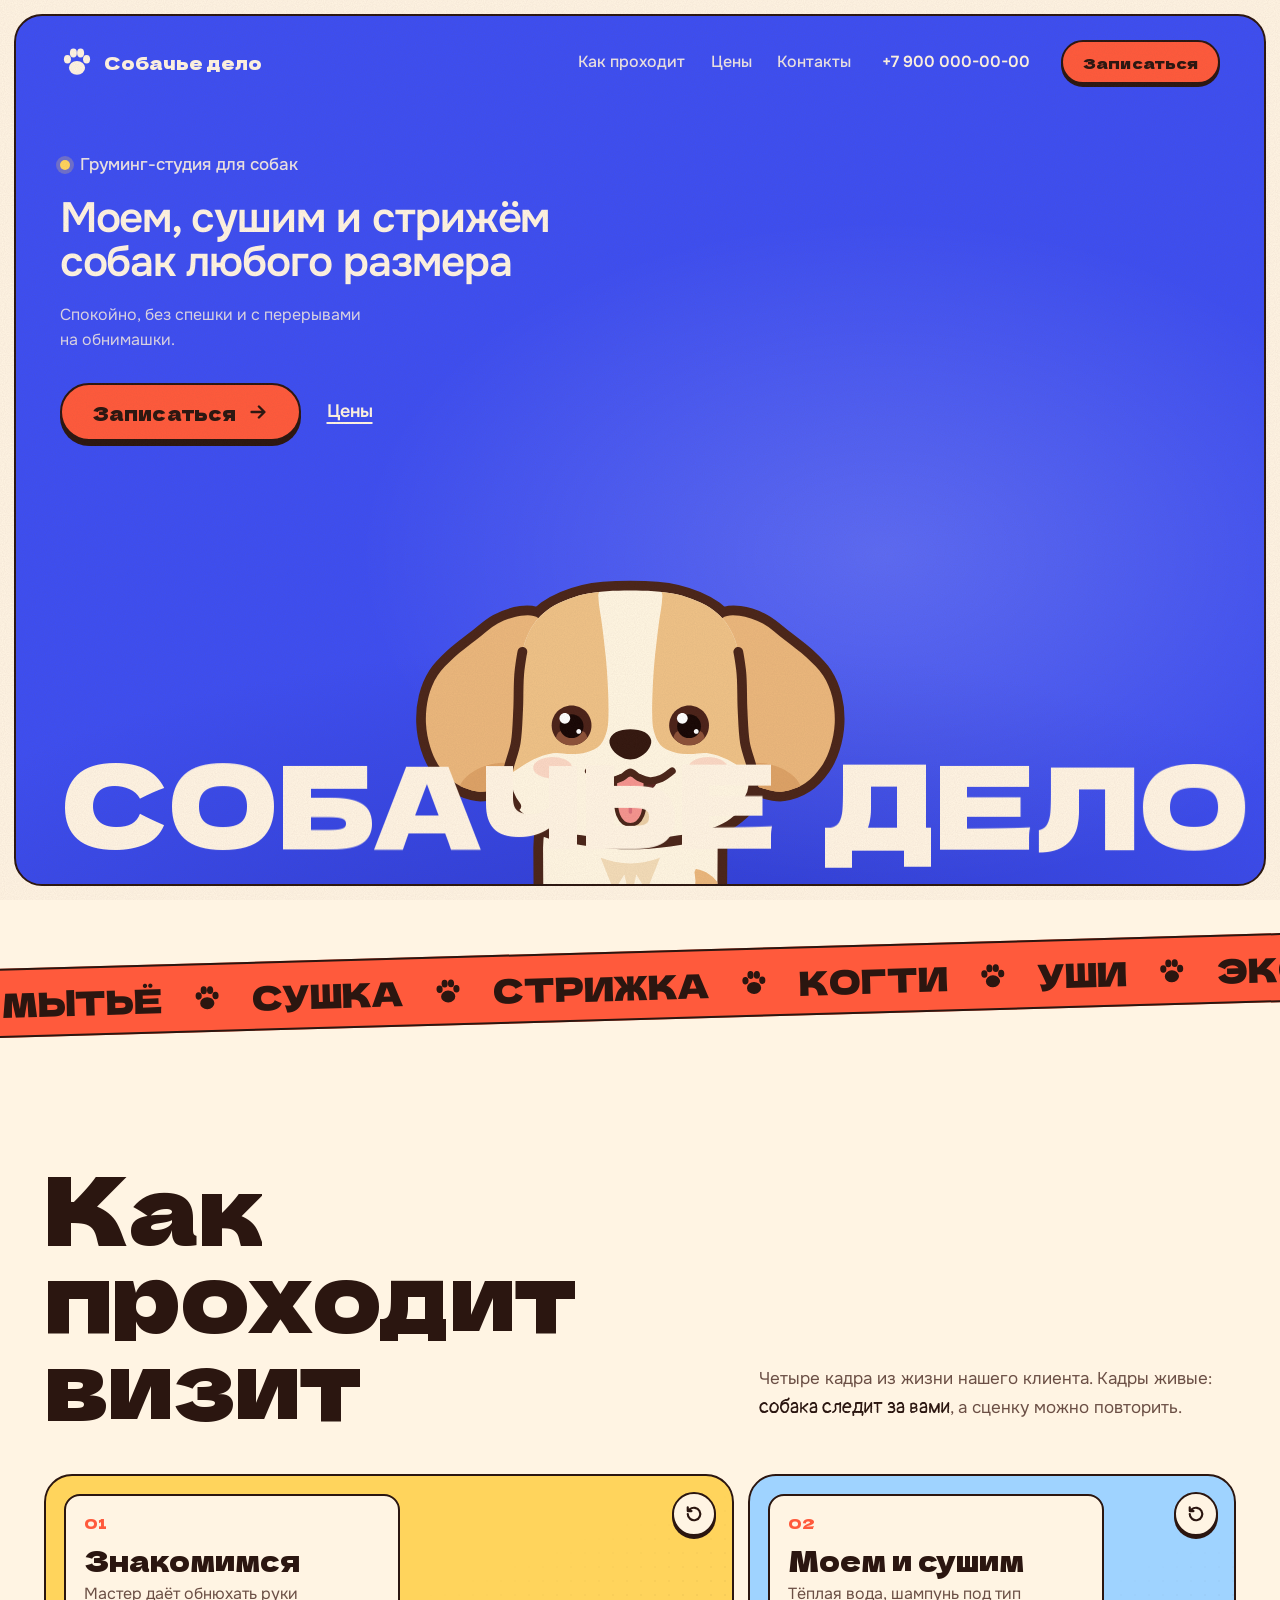
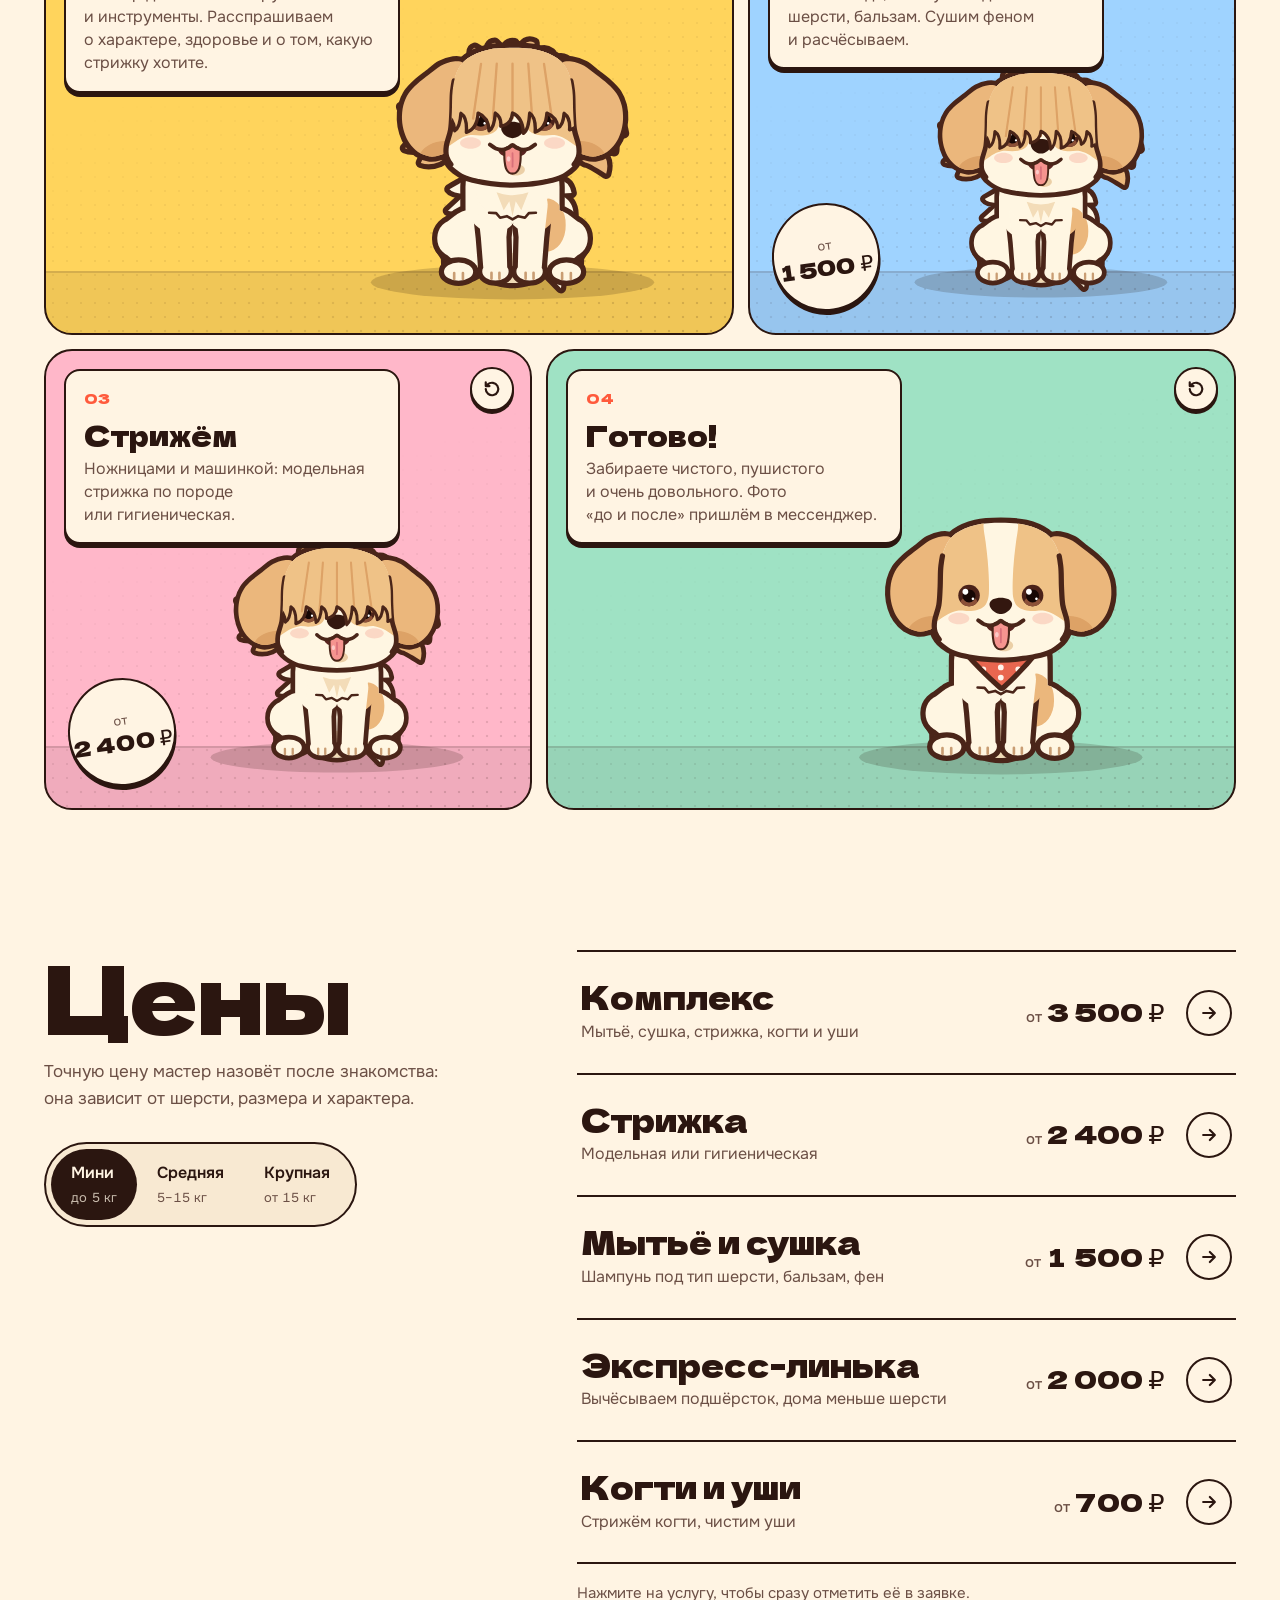
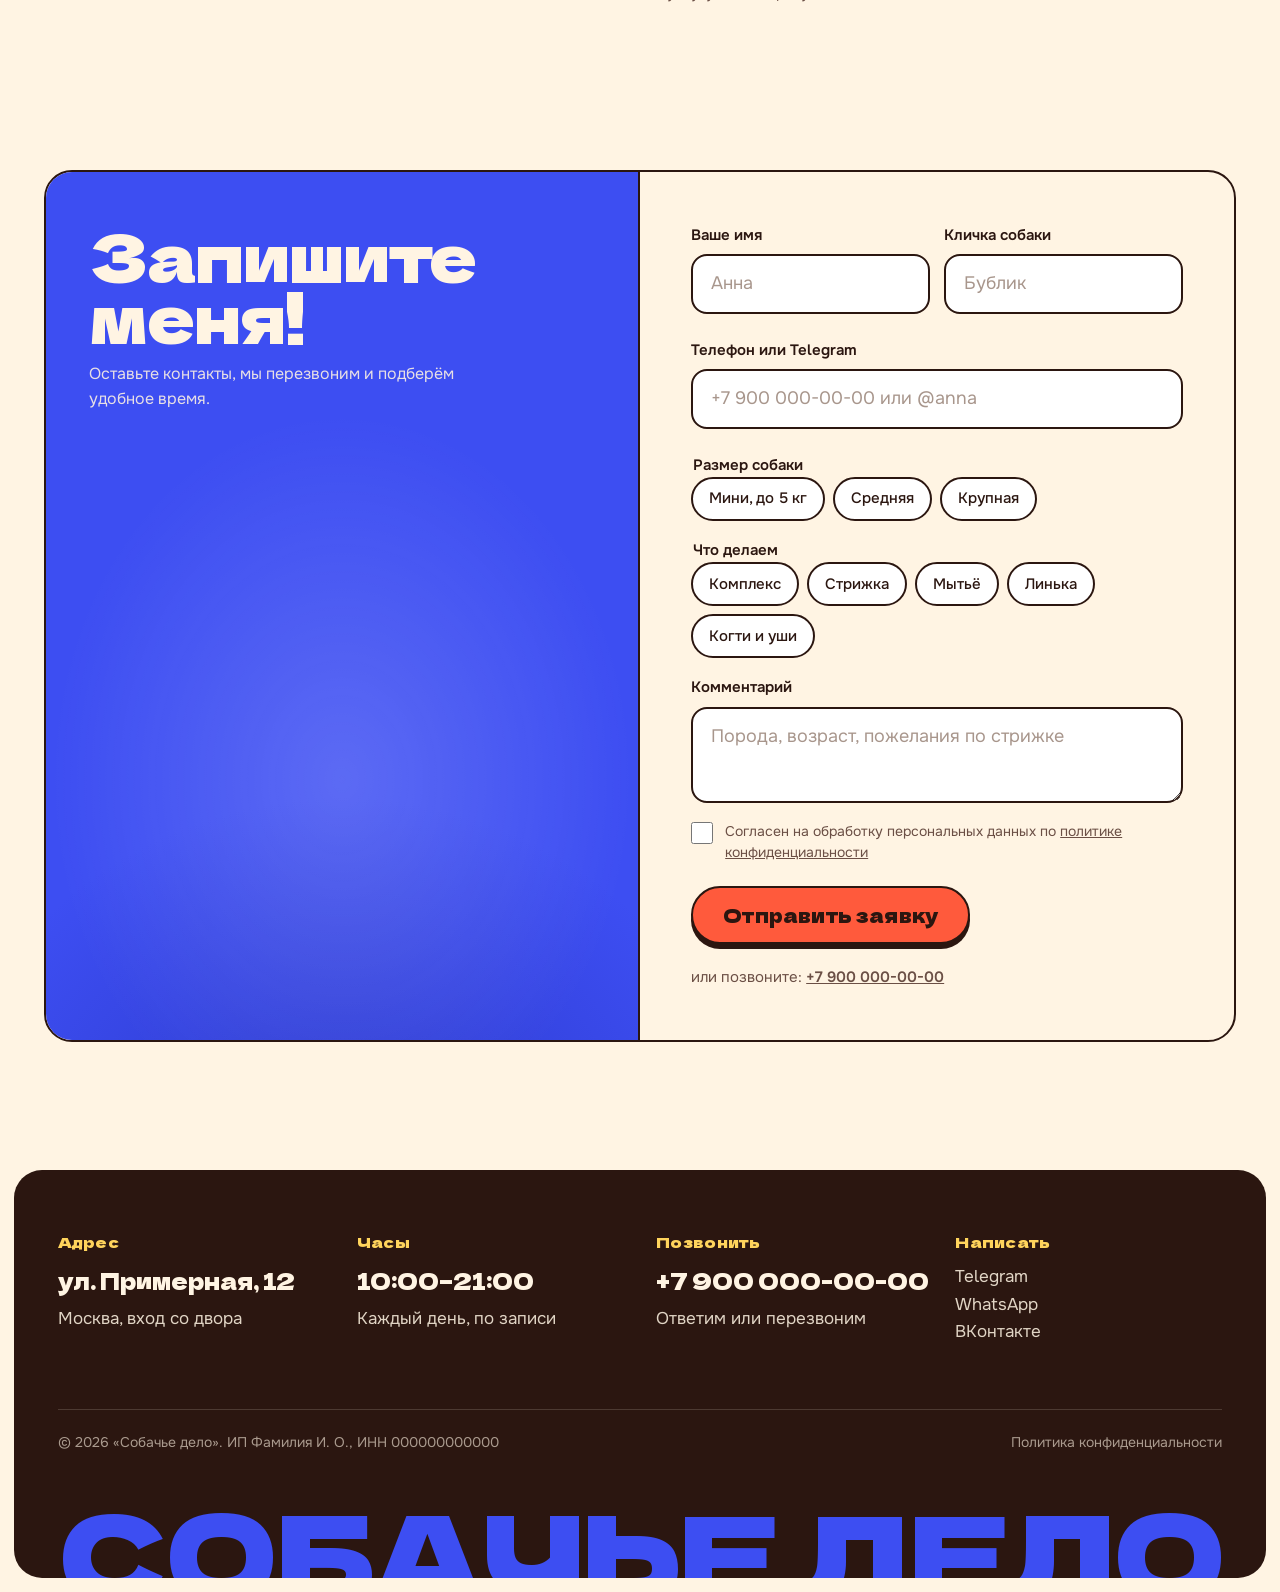
<file: index.html>
<!doctype html>
<html lang="ru">
<head>
<meta charset="utf-8">
<meta name="viewport" content="width=device-width, initial-scale=1, viewport-fit=cover">
<title>Собачье дело — груминг-студия</title>
<meta name="description" content="Груминг-студия «Собачье дело»: мытьё, сушка, стрижка, когти и уши для собак любого размера. Запись онлайн.">
<meta name="theme-color" content="#3d4ef2">
<meta property="og:title" content="Собачье дело — груминг-студия">
<meta property="og:description" content="Моем, сушим и стрижём собак любого размера. Спокойно и без спешки.">
<meta property="og:type" content="website">
<!-- <meta property="og:image" content="https://ваш-сайт.ru/og.png"> -->
<link rel="preconnect" href="https://fonts.googleapis.com">
<link rel="preconnect" href="https://fonts.gstatic.com" crossorigin>
<link rel="stylesheet" href="https://fonts.googleapis.com/css2?family=Dela+Gothic+One&family=Onest:wght@400;500;600;700&family=Pangolin&display=swap">
<link rel="stylesheet" href="css/site.css">
<script>document.documentElement.classList.add('js');</script>
</head>
<body>
<svg width="0" height="0" style="position:absolute" aria-hidden="true">
  <symbol id="i-paw" viewBox="0 0 32 32"><g fill="currentColor"><ellipse cx="16" cy="21.5" rx="7.6" ry="6.4"/><ellipse cx="7" cy="13.5" rx="3.3" ry="4"/><ellipse cx="12.6" cy="7.6" rx="3.3" ry="4.2"/><ellipse cx="19.4" cy="7.6" rx="3.3" ry="4.2"/><ellipse cx="25" cy="13.5" rx="3.3" ry="4"/></g></symbol>
  <symbol id="i-arrow" viewBox="0 0 24 24"><path d="M5 12h13M13 6l6 6-6 6" fill="none" stroke="currentColor" stroke-width="2.6" stroke-linecap="round" stroke-linejoin="round"/></symbol>
  <symbol id="i-replay" viewBox="0 0 24 24"><path d="M4.5 12a7.5 7.5 0 1 0 2.4-5.5M4.5 4v4.5H9" fill="none" stroke="currentColor" stroke-width="2.6" stroke-linecap="round" stroke-linejoin="round"/></symbol>
</svg>
<a class="skip" href="#book">Перейти к записи</a>

<!-- ============ ОБЛОЖКА ============ -->
<header class="hero" id="top">
  <div class="hero__panel" id="heroStage">
    <nav class="nav" aria-label="Главное меню">
      <a class="logo" href="#top"><svg aria-hidden="true"><use href="#i-paw"/></svg>Собачье дело</a>
      <div class="nav__links">
        <a href="#visit">Как проходит</a>
        <a href="#prices">Цены</a>
        <a href="#contacts">Контакты</a>
      </div>
      <!-- ЗАГЛУШКА: телефон -->
      <a class="nav__phone" href="tel:+79000000000">+7 900 000-00-00</a>
      <a class="btn btn--small" href="#book">Записаться</a>
    </nav>

    <div class="hero__intro">
      <p class="hero__kicker"><i></i>Груминг-студия для собак</p>
      <p class="hero__lead">Моем, сушим и&nbsp;стрижём собак любого размера</p>
      <p class="hero__sub">Спокойно, без спешки и&nbsp;с&nbsp;перерывами на&nbsp;обнимашки.</p>
      <div class="hero__cta">
        <a class="btn" href="#book">Записаться <svg aria-hidden="true"><use href="#i-arrow"/></svg></a>
        <a class="link-u" href="#prices">Цены</a>
      </div>
    </div>

    <h1 class="hero__title" id="heroTitle" aria-label="Собачье дело">
      <span class="line" aria-hidden="true">Собачье<i class="probe" id="titleProbe"></i></span>
      <span class="line" aria-hidden="true">дело</span>
    </h1>

    <div class="hint" id="petHint" aria-hidden="true">погладь меня</div>
    <svg class="hint-arrow" id="hintArrow" aria-hidden="true"><path class="hint-arrow__line"/><path class="hint-arrow__head"/></svg>
    <div class="bubble" id="heroBubble" aria-hidden="true"></div>
  </div>
</header>

<main>
  <div class="marquee" aria-hidden="true">
    <div class="marquee__track">
      <div class="marquee__group">
        <span>Мытьё</span><svg><use href="#i-paw"/></svg><span>Сушка</span><svg><use href="#i-paw"/></svg><span>Стрижка</span><svg><use href="#i-paw"/></svg>
        <span>Когти</span><svg><use href="#i-paw"/></svg><span>Уши</span><svg><use href="#i-paw"/></svg><span>Экспресс-линька</span><svg><use href="#i-paw"/></svg>
      </div>
      <div class="marquee__group">
        <span>Мытьё</span><svg><use href="#i-paw"/></svg><span>Сушка</span><svg><use href="#i-paw"/></svg><span>Стрижка</span><svg><use href="#i-paw"/></svg>
        <span>Когти</span><svg><use href="#i-paw"/></svg><span>Уши</span><svg><use href="#i-paw"/></svg><span>Экспресс-линька</span><svg><use href="#i-paw"/></svg>
      </div>
    </div>
  </div>

  <!-- ============ ВИЗИТ: страница комикса ============ -->
  <section class="sec" id="visit" aria-labelledby="visit-title">
    <div class="sec-head">
      <h2 class="h2 rv" id="visit-title">Как проходит визит</h2>
      <p>Четыре кадра из&nbsp;жизни нашего клиента. Кадры живые: <span class="hand">собака следит за&nbsp;вами</span>, а&nbsp;сценку можно повторить.</p>
    </div>
    <div class="comic">
      <article class="frame frame--1" data-scene="meet">
        <div class="frame__stage"></div>
        <div class="cap"><span class="cap__n">01</span><h3>Знакомимся</h3><p>Мастер даёт обнюхать руки и&nbsp;инструменты. Расспрашиваем о&nbsp;характере, здоровье и&nbsp;о&nbsp;том, какую стрижку хотите.</p></div>
        <button class="replay" type="button" aria-label="Повторить сценку «Знакомимся»"><svg aria-hidden="true"><use href="#i-replay"/></svg></button>
        <div class="bubble" aria-hidden="true">А ты кто?</div>
      </article>
      <article class="frame frame--2" data-scene="bath">
        <div class="frame__stage"></div>
        <div class="cap"><span class="cap__n">02</span><h3>Моем и сушим</h3><p>Тёплая вода, шампунь под&nbsp;тип шерсти, бальзам. Сушим феном и&nbsp;расчёсываем.</p></div>
        <!-- ЗАГЛУШКА: цена -->
        <div class="price-tag"><small>от</small><b>1&nbsp;500&nbsp;₽</b></div>
        <button class="replay" type="button" aria-label="Повторить сценку «Моем и сушим»"><svg aria-hidden="true"><use href="#i-replay"/></svg></button>
        <div class="bubble" aria-hidden="true">Буль-буль!</div>
      </article>
      <article class="frame frame--3" data-scene="haircut">
        <div class="frame__stage"></div>
        <div class="cap"><span class="cap__n">03</span><h3>Стрижём</h3><p>Ножницами и&nbsp;машинкой: модельная стрижка по&nbsp;породе или&nbsp;гигиеническая.</p></div>
        <!-- ЗАГЛУШКА: цена -->
        <div class="price-tag"><small>от</small><b>2&nbsp;400&nbsp;₽</b></div>
        <button class="replay" type="button" aria-label="Повторить сценку «Стрижём»"><svg aria-hidden="true"><use href="#i-replay"/></svg></button>
        <div class="bubble" aria-hidden="true">Щёлк-щёлк</div>
      </article>
      <article class="frame frame--4" data-scene="done">
        <div class="frame__stage"></div>
        <div class="cap"><span class="cap__n">04</span><h3>Готово!</h3><p>Забираете чистого, пушистого и&nbsp;очень довольного. Фото «до&nbsp;и&nbsp;после» пришлём в&nbsp;мессенджер.</p></div>
        <button class="replay" type="button" aria-label="Повторить сценку «Готово»"><svg aria-hidden="true"><use href="#i-replay"/></svg></button>
        <div class="bubble" aria-hidden="true">Я красивый?</div>
      </article>
    </div>
  </section>

  <!-- ============ ЦЕНЫ ============ -->
  <!-- ЗАГЛУШКА: все цены. У каждой строки три цены: мини, средняя, крупная (data-p). -->
  <section class="sec prices" id="prices" aria-labelledby="prices-title">
    <div class="prices__aside">
      <h2 class="h2 rv" id="prices-title">Цены</h2>
      <p>Точную цену мастер назовёт после знакомства: она зависит от&nbsp;шерсти, размера и&nbsp;характера.</p>
      <div class="size" role="radiogroup" aria-label="Размер собаки">
        <span class="size__pill" aria-hidden="true"></span>
        <input type="radio" name="psize" id="ps-mini" value="0" checked><label for="ps-mini">Мини<small>до 5 кг</small></label>
        <input type="radio" name="psize" id="ps-mid" value="1"><label for="ps-mid">Средняя<small>5–15 кг</small></label>
        <input type="radio" name="psize" id="ps-big" value="2"><label for="ps-big">Крупная<small>от 15 кг</small></label>
      </div>
    </div>
    <div>
      <ul class="menu">
        <li><a href="#book" data-service="complex"><div><h3>Комплекс</h3><p>Мытьё, сушка, стрижка, когти и&nbsp;уши</p></div><span class="menu__price" data-p="3500,4500,6000"><small>от</small><span class="price-anim">3&nbsp;500</span>&nbsp;₽</span><span class="menu__go" aria-hidden="true"><svg><use href="#i-arrow"/></svg></span></a></li>
        <li><a href="#book" data-service="haircut"><div><h3>Стрижка</h3><p>Модельная или гигиеническая</p></div><span class="menu__price" data-p="2400,3200,4500"><small>от</small><span class="price-anim">2&nbsp;400</span>&nbsp;₽</span><span class="menu__go" aria-hidden="true"><svg><use href="#i-arrow"/></svg></span></a></li>
        <li><a href="#book" data-service="bath"><div><h3>Мытьё и сушка</h3><p>Шампунь под тип шерсти, бальзам, фен</p></div><span class="menu__price" data-p="1500,2200,3000"><small>от</small><span class="price-anim">1&nbsp;500</span>&nbsp;₽</span><span class="menu__go" aria-hidden="true"><svg><use href="#i-arrow"/></svg></span></a></li>
        <li><a href="#book" data-service="deshedding"><div><h3>Экспресс-линька</h3><p>Вычёсываем подшёрсток, дома меньше шерсти</p></div><span class="menu__price" data-p="2000,2800,4000"><small>от</small><span class="price-anim">2&nbsp;000</span>&nbsp;₽</span><span class="menu__go" aria-hidden="true"><svg><use href="#i-arrow"/></svg></span></a></li>
        <li><a href="#book" data-service="nails"><div><h3>Когти и уши</h3><p>Стрижём когти, чистим уши</p></div><span class="menu__price" data-p="700,800,1000"><small>от</small><span class="price-anim">700</span>&nbsp;₽</span><span class="menu__go" aria-hidden="true"><svg><use href="#i-arrow"/></svg></span></a></li>
      </ul>
      <p class="menu__note">Нажмите на услугу, чтобы сразу отметить её в заявке.</p>
    </div>
  </section>

  <!-- ============ ЗАПИСЬ ============ -->
  <section class="sec" id="book-sec" aria-labelledby="book-title">
    <div class="book" id="book">
      <div class="book__stage" id="bookStage">
        <div class="book__say">
          <h2 class="h2 rv" id="book-title">Запишите меня!</h2>
          <p>Оставьте контакты, мы&nbsp;перезвоним и&nbsp;подберём удобное время.</p>
        </div>
        <div class="bubble" id="begBubble" aria-hidden="true">Ну пожа-а-алуйста</div>
      </div>
      <div class="book__form" id="formZone">
        <form class="form" id="leadForm" novalidate>
          <div class="form__row">
            <label class="field" data-field="name"><span>Ваше имя</span><input name="name" autocomplete="name" placeholder="Анна" required><em class="field__err" role="alert"></em></label>
            <label class="field" data-field="pet"><span>Кличка собаки</span><input name="pet" placeholder="Бублик"><em class="field__err" role="alert"></em></label>
          </div>
          <label class="field" data-field="contact"><span>Телефон или Telegram</span><input name="contact" autocomplete="tel" inputmode="tel" placeholder="+7 900 000-00-00 или @anna" required><em class="field__err" role="alert"></em></label>
          <fieldset class="group">
            <legend>Размер собаки</legend>
            <div class="chips">
              <label class="chip"><input type="radio" name="size" value="mini"><span>Мини, до 5 кг</span></label>
              <label class="chip"><input type="radio" name="size" value="medium"><span>Средняя</span></label>
              <label class="chip"><input type="radio" name="size" value="large"><span>Крупная</span></label>
            </div>
          </fieldset>
          <fieldset class="group">
            <legend>Что делаем</legend>
            <div class="chips">
              <label class="chip"><input type="checkbox" name="service" value="complex"><span>Комплекс</span></label>
              <label class="chip"><input type="checkbox" name="service" value="haircut"><span>Стрижка</span></label>
              <label class="chip"><input type="checkbox" name="service" value="bath"><span>Мытьё</span></label>
              <label class="chip"><input type="checkbox" name="service" value="deshedding"><span>Линька</span></label>
              <label class="chip"><input type="checkbox" name="service" value="nails"><span>Когти и уши</span></label>
            </div>
          </fieldset>
          <label class="field"><span>Комментарий</span><textarea name="message" placeholder="Порода, возраст, пожелания по стрижке"></textarea></label>
          <label class="consent" data-field="consent"><input type="checkbox" name="consent" required><span>Согласен на обработку персональных данных по <a href="#privacy">политике конфиденциальности</a></span></label>
          <div class="hp" aria-hidden="true"><input name="website" id="f-website" tabindex="-1" autocomplete="off"></div>
          <div class="form__alert" id="formAlert" role="alert" hidden></div>
          <div class="form__send">
            <button class="btn" type="submit" id="submitBtn"><span class="btn__label">Отправить заявку</span></button>
            <!-- ЗАГЛУШКА: телефон -->
            <p class="form__alt">или позвоните: <a href="tel:+79000000000">+7 900 000-00-00</a></p>
          </div>
          <noscript><p class="form__alt">Чтобы отправить заявку, включите JavaScript или позвоните нам.</p></noscript>
        </form>
        <div class="done" id="doneView" hidden tabindex="-1">
          <h2 class="h2">Ура, заявка у&nbsp;нас!</h2>
          <p id="doneText">Перезвоним в&nbsp;рабочее время и&nbsp;подберём день.</p>
          <p><button class="btn btn--cream btn--small" type="button" id="againBtn">Отправить ещё одну</button></p>
        </div>
      </div>
    </div>
  </section>
</main>

<!-- ============ КОНТАКТЫ ============ -->
<!-- ЗАГЛУШКА: адрес, часы, телефон, мессенджеры, реквизиты -->
<footer class="foot" id="contacts">
  <div class="foot__grid">
    <div><h3>Адрес</h3><p><span class="foot__big">ул. Примерная, 12</span>Москва, вход со&nbsp;двора</p></div>
    <div><h3>Часы</h3><p><span class="foot__big">10:00–21:00</span>Каждый день, по&nbsp;записи</p></div>
    <div><h3>Позвонить</h3><p><a class="foot__big" href="tel:+79000000000">+7 900 000-00-00</a>Ответим или перезвоним</p></div>
    <div><h3>Написать</h3><ul><li><a href="https://t.me/">Telegram</a></li><li><a href="https://wa.me/79000000000">WhatsApp</a></li><li><a href="https://vk.com/">ВКонтакте</a></li></ul></div>
  </div>
  <div class="foot__legal"><span>© 2026 «Собачье дело». ИП Фамилия И.&nbsp;О., ИНН 000000000000</span><a href="#privacy">Политика конфиденциальности</a></div>
  <div class="foot__word" id="footWord" aria-hidden="true"><span>Собачье дело</span></div>
</footer>

<script src="js/dog/body.js"></script>
<script src="js/dog/head.js"></script>
<script src="js/dog/engine.js"></script>
<script src="js/main.js"></script>
</body>
</html>
</file>
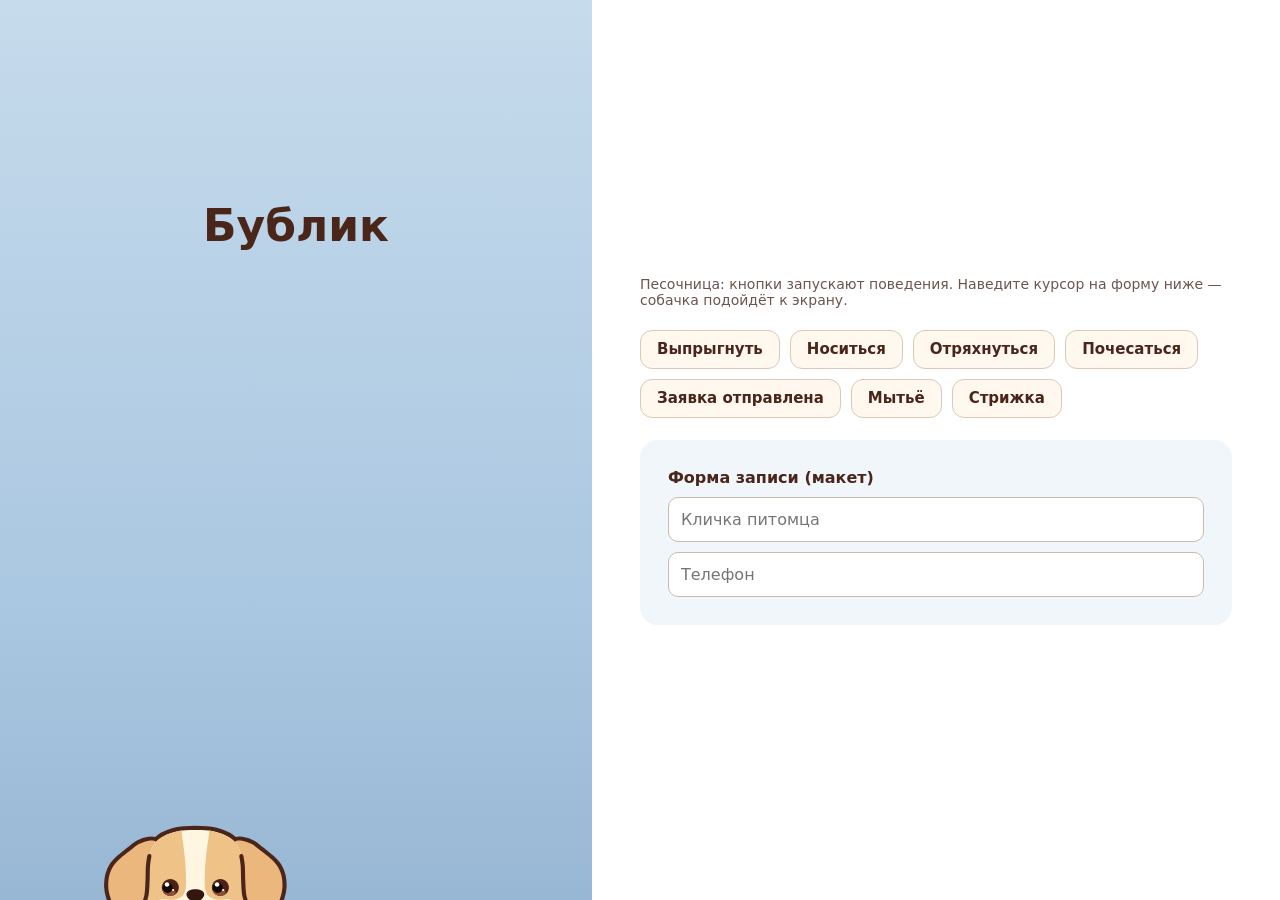
<file: design/playground/index.html>
<!doctype html>
<html lang="ru">
<head>
<meta charset="utf-8">
<meta name="viewport" content="width=device-width, initial-scale=1">
<title>Песочница собачки</title>
<style>
  html, body { margin: 0; height: 100%; font-family: system-ui, sans-serif; }
  body { display: flex; }
  #stage { position: relative; flex: 1 1 50%; overflow: hidden; background: linear-gradient(#c6dbec, #a9c6e0 70%, #98b7d4); }
  #stage h1 { position: absolute; left: 0; right: 0; top: 25%; transform: translateY(-50%); margin: 0; text-align: center; font-size: 44px; color: #4a2519; z-index: 2; pointer-events: none; }
  .side { flex: 1 1 50%; display: flex; flex-direction: column; justify-content: center; gap: 22px; padding: 0 48px; background: #fff; }
  .btns { display: flex; flex-wrap: wrap; gap: 10px; }
  .btns button { font: 600 15px/1 system-ui, sans-serif; padding: 11px 16px; border-radius: 12px; border: 1.5px solid #d9c9b6; background: #fff8ef; color: #4a2519; cursor: pointer; }
  .btns button:hover { background: #fdecd6; }
  #formZone { border-radius: 18px; background: #f1f6fb; padding: 28px; color: #4a2519; }
  #formZone input { display: block; width: 100%; box-sizing: border-box; margin-top: 10px; padding: 12px; border: 1.5px solid #c9bba9; border-radius: 10px; font: inherit; }
  .hint { color: #6c554b; font-size: 14px; }
</style>
</head>
<body>
  <section id="stage"><h1>Бублик</h1></section>
  <section class="side">
    <div class="hint">Песочница: кнопки запускают поведения. Наведите курсор на форму ниже — собачка подойдёт к экрану.</div>
    <div class="btns">
      <button data-b="entrance">Выпрыгнуть</button>
      <button data-b="zoomies">Носиться</button>
      <button data-b="shake">Отряхнуться</button>
      <button data-b="scratch">Почесаться</button>
      <button data-b="celebrate">Заявка отправлена</button>
      <button data-b="bath">Мытьё</button>
      <button data-b="haircut">Стрижка</button>
    </div>
    <div id="formZone">
      <strong>Форма записи (макет)</strong>
      <input placeholder="Кличка питомца"><input placeholder="Телефон">
    </div>
  </section>
  <script src="../../js/dog/body.js"></script>
  <script src="../../js/dog/head.js"></script>
  <script src="../../js/dog/engine.js"></script>
  <script>
    var q = new URLSearchParams(location.search);
    var dog = window.__dog = PuppyDog.create({
      stage: document.getElementById('stage'), formZone: document.getElementById('formZone'),
      startPaused: q.has('paused'), seed: q.has('seed') ? +q.get('seed') : 7, randomBehaviors: !q.has('norandom')
    });
    document.querySelectorAll('[data-b]').forEach(function (b) { b.onclick = function () { dog.debug.trigger(b.dataset.b); }; });
    var f = document.getElementById('formZone');
    f.addEventListener('focusin', function () { dog.notify('form-focus'); });
    f.addEventListener('focusout', function () { dog.notify('form-blur'); });
  </script>
</body>
</html>
</file>
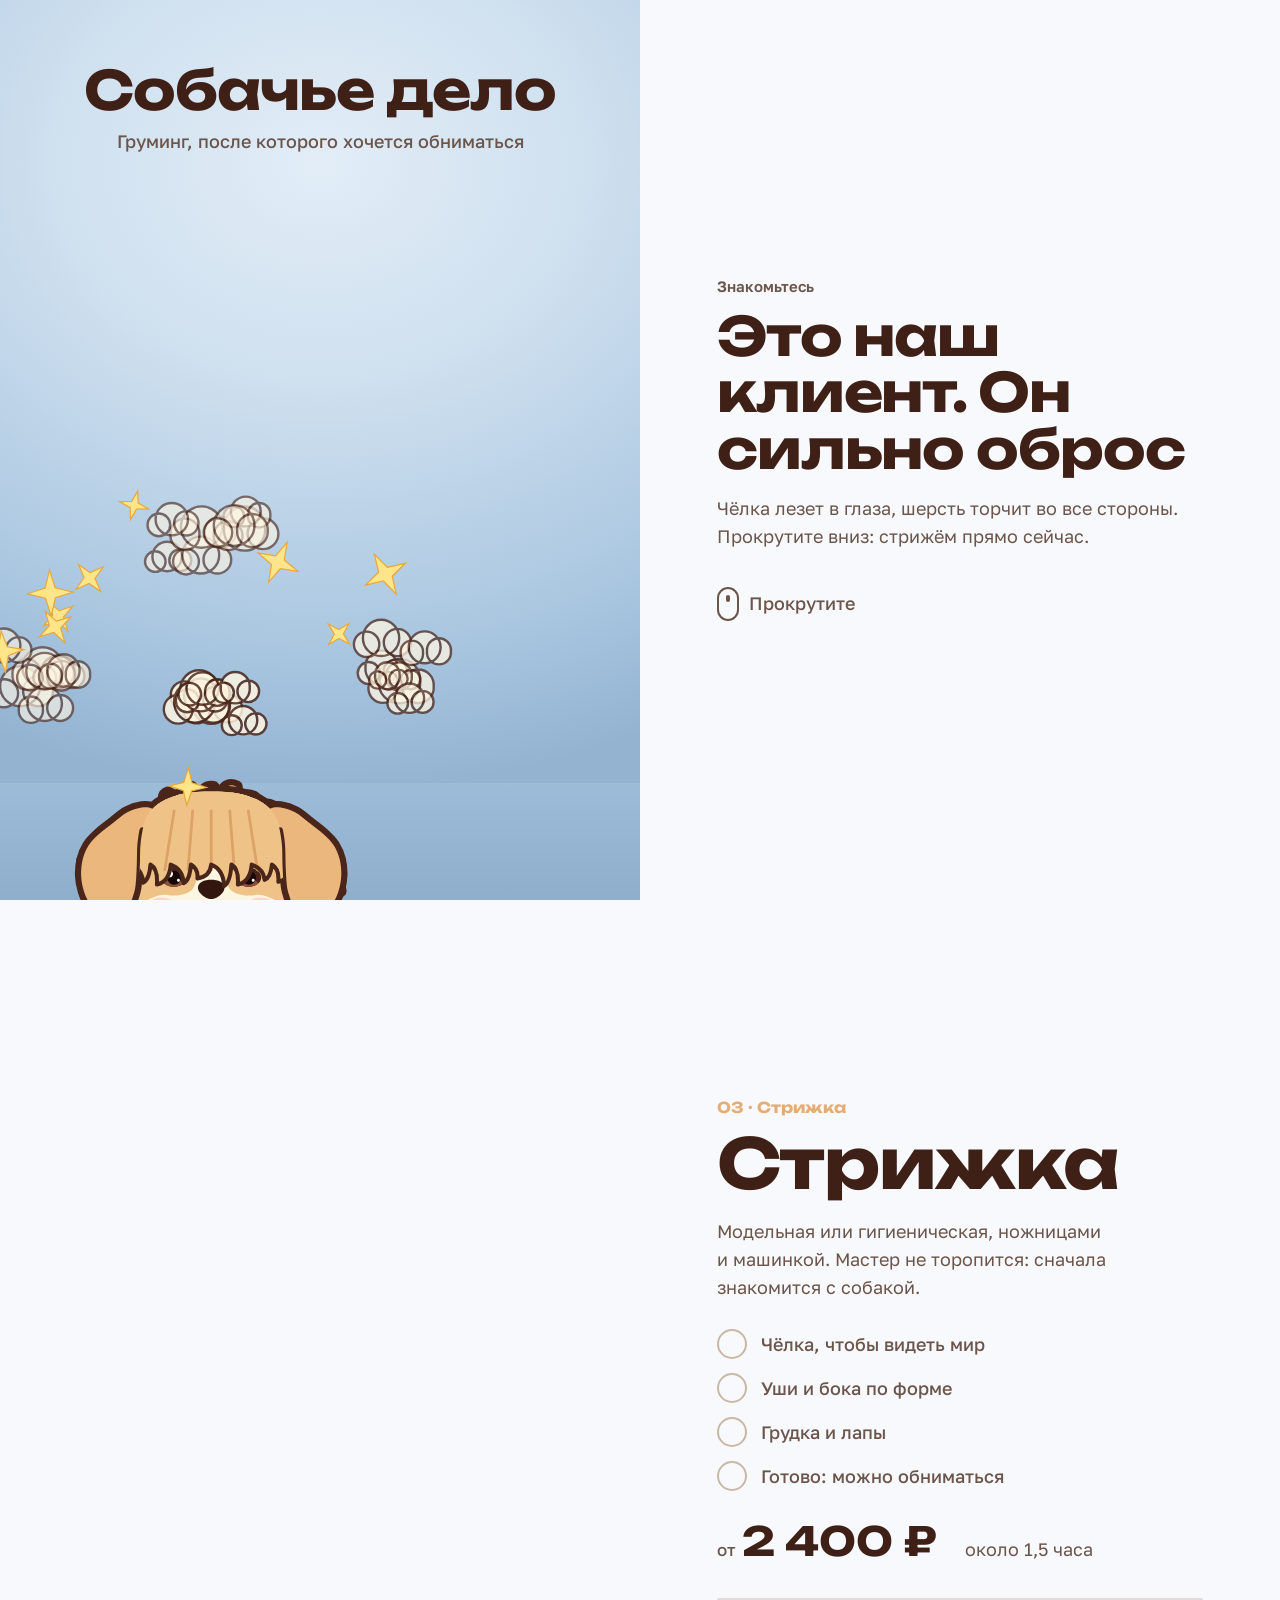
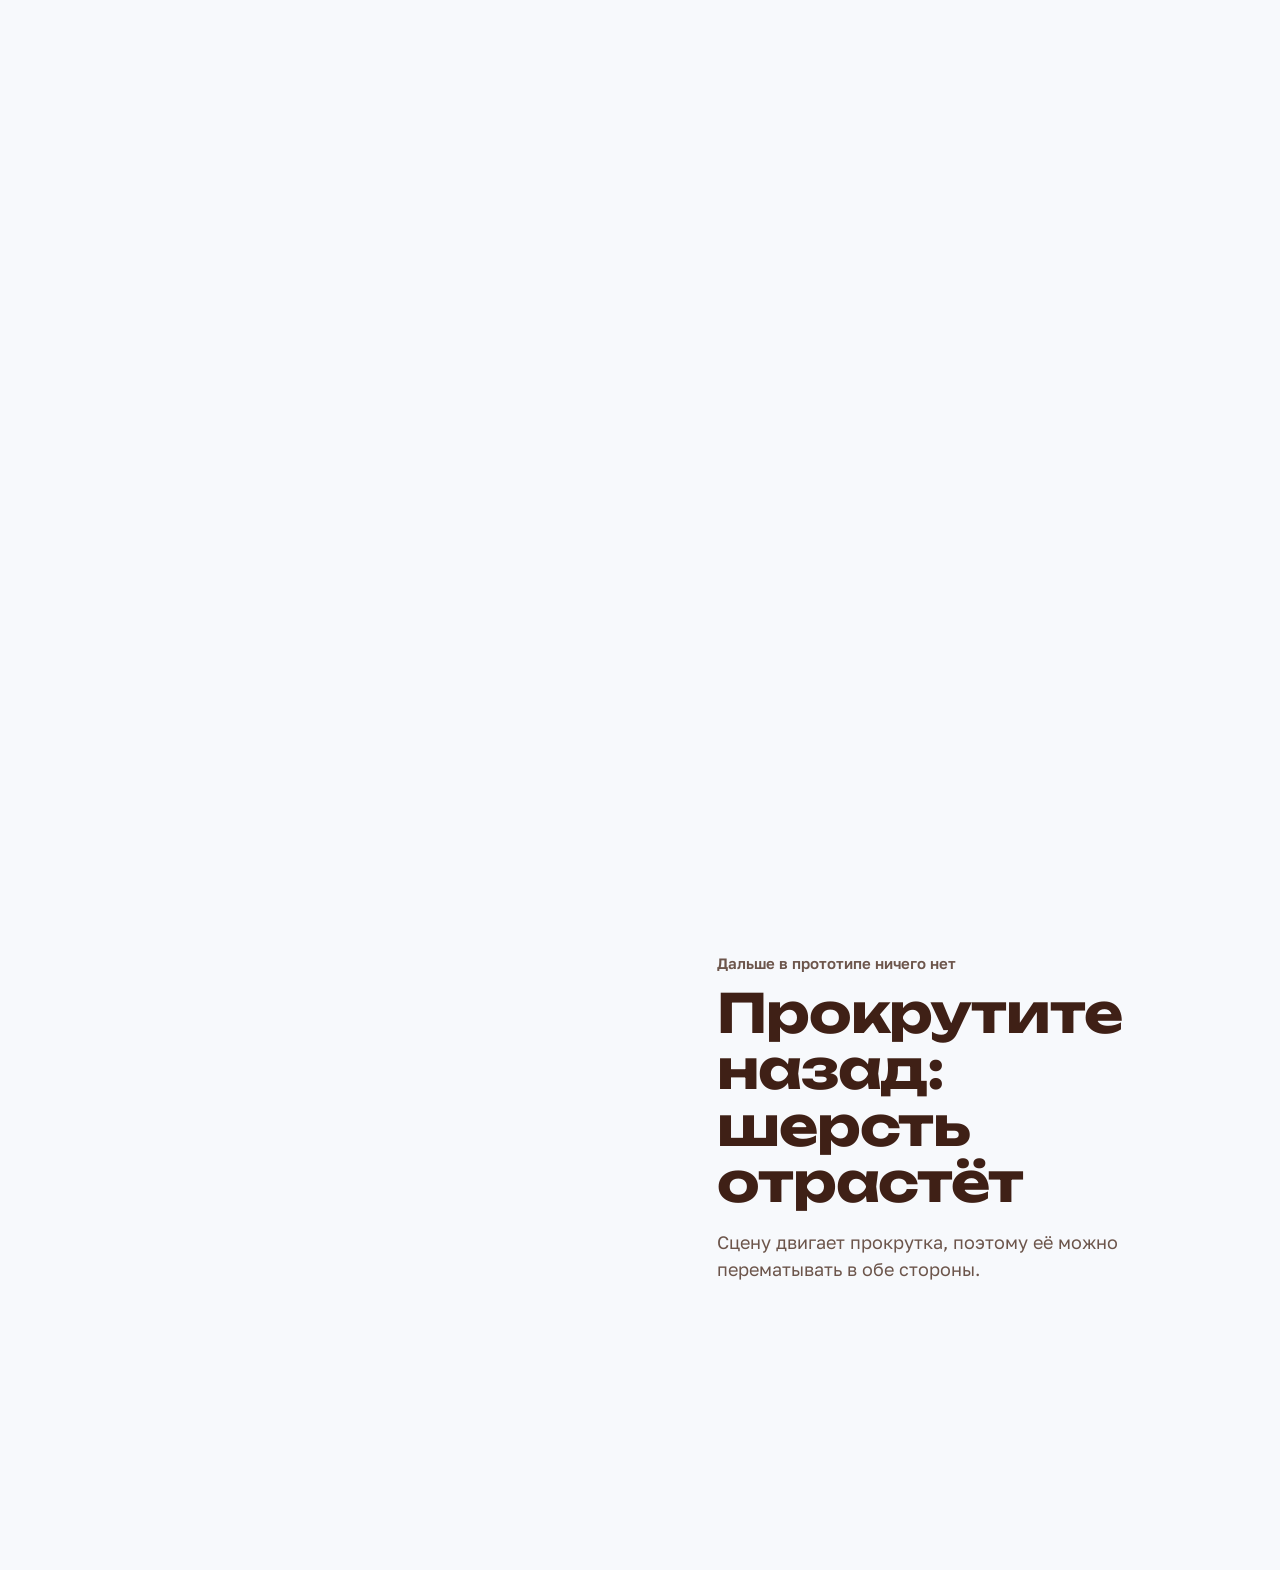
<file: design/preview-story/index.html>
<!doctype html>
<html lang="ru">
<head>
<meta charset="utf-8">
<meta name="viewport" content="width=device-width, initial-scale=1">
<title>Собачье дело — прототип главы «Стрижка»</title>
<link rel="preconnect" href="https://fonts.googleapis.com">
<link rel="preconnect" href="https://fonts.gstatic.com" crossorigin>
<link rel="stylesheet" href="https://fonts.googleapis.com/css2?family=Golos+Text:wght@400;500;600&family=Unbounded:wght@500;600;700&display=swap">
<style>
  :root {
    --ink: #3f2016; --muted: #6c554b; --paper: #f7f9fc; --caramel: #e5ad75; --caramel-tint: #fde9d4;
    --sky-1: #cfe0ef; --sky-2: #a9c6e0; --floor: #93b3d1;
    --ease: cubic-bezier(0.22, 1, 0.36, 1);
  }
  * { box-sizing: border-box; }
  html { scroll-behavior: auto; }
  body { margin: 0; background: var(--paper); color: var(--ink); font: 400 18px/1.55 "Golos Text", system-ui, sans-serif; }
  .story { display: grid; grid-template-columns: minmax(0, 1fr) minmax(0, 1fr); }

  /* left: the dog's world, pinned for the whole story */
  .stage-col { position: relative; }
  #stage { position: sticky; top: 0; height: 100vh; height: 100dvh; overflow: hidden;
           background: radial-gradient(120% 70% at 50% 18%, #e2edf7 0%, var(--sky-1) 35%, var(--sky-2) 78%, var(--floor) 100%); }
  #stage::after { content: ""; position: absolute; left: 0; right: 0; bottom: 0; height: 13%;
                  background: linear-gradient(#9dbcd8, #8eaecc); z-index: 0; }
  .brand { position: absolute; left: 0; right: 0; top: 7%; text-align: center; z-index: 2; pointer-events: none; }
  .brand b { display: block; font: 700 clamp(34px, 4.2vw, 64px)/1.02 "Unbounded", sans-serif; letter-spacing: -0.02em; }
  .brand span { display: block; margin-top: 10px; color: var(--muted); font-weight: 500; }

  /* right: the chapter text */
  .text-col { padding: 0 clamp(32px, 6vw, 96px); }
  .beat { min-height: 100vh; display: flex; flex-direction: column; justify-content: center; max-width: 34rem; }
  .kicker { font: 600 15px/1 "Golos Text", sans-serif; color: var(--muted); }
  h1, h2 { font-family: "Unbounded", sans-serif; font-weight: 700; letter-spacing: -0.02em; margin: 0; }
  h1 { font-size: clamp(36px, 4.2vw, 64px); line-height: 1.05; margin: 14px 0 18px; }
  h2 { font-size: clamp(44px, 5.4vw, 84px); line-height: 1; margin: 12px 0 20px; }
  .lead { color: var(--muted); max-width: 30rem; margin: 0; }
  .hint { margin-top: 36px; display: inline-flex; gap: 10px; align-items: center; color: var(--muted); font-weight: 500; }
  .hint i { width: 22px; height: 34px; border: 2px solid var(--muted); border-radius: 12px; position: relative; }
  .hint i::after { content: ""; position: absolute; left: 50%; top: 6px; width: 4px; height: 7px; margin-left: -2px; border-radius: 2px; background: var(--muted); animation: wheel 1.6s var(--ease) infinite; }
  @keyframes wheel { 0% { transform: translateY(0); opacity: 1; } 70% { transform: translateY(10px); opacity: 0; } 100% { opacity: 0; } }

  /* the haircut chapter: tall track, the text panel stays while the scroll drives the scene */
  .chapter { height: 330vh; position: relative; }
  .chapter .panel { position: sticky; top: 0; height: 100vh; height: 100dvh; display: flex; flex-direction: column; justify-content: center; max-width: 34rem; }
  .steps { list-style: none; margin: 28px 0 0; padding: 0; display: grid; gap: 14px; }
  .steps li { display: flex; align-items: center; gap: 14px; font-weight: 500; color: var(--muted); transition: color 240ms var(--ease); }
  .steps .box { width: 30px; height: 30px; border-radius: 50%; border: 2px solid #c9b8a6; flex: none; display: grid; place-items: center;
                transition: background-color 240ms var(--ease), border-color 240ms var(--ease), transform 300ms var(--ease); }
  .steps .box svg { width: 16px; height: 16px; stroke: #fff6e2; stroke-width: 3; fill: none; stroke-linecap: round; stroke-linejoin: round;
                    stroke-dasharray: 20; stroke-dashoffset: 20; transition: stroke-dashoffset 260ms var(--ease) 60ms; }
  .steps li.on { color: var(--ink); }
  .steps li.on .box { background: var(--ink); border-color: var(--ink); transform: scale(1.08); }
  .steps li.on .box svg { stroke-dashoffset: 0; }
  .meta { margin-top: 30px; display: flex; gap: 28px; align-items: baseline; }
  .price { font: 700 40px/1 "Unbounded", sans-serif; }
  .price small { font: 500 17px "Golos Text", sans-serif; color: var(--muted); margin-right: 6px; }
  .time { color: var(--muted); }
  .rail { margin-top: 34px; height: 4px; border-radius: 2px; background: #e4dcd2; overflow: hidden; }
  .rail i { display: block; height: 100%; width: 100%; background: var(--caramel); transform-origin: left; transform: scaleX(0); }
  .num { font: 700 15px "Unbounded", sans-serif; color: var(--caramel); }

  @media (max-width: 760px) {
    .story { grid-template-columns: 1fr; }
    .stage-col { position: sticky; top: 0; height: 52vh; z-index: 1; }
    #stage { height: 52vh; }
    .text-col { position: relative; z-index: 2; background: var(--paper); border-radius: 24px 24px 0 0; padding: 0 22px; }
    .beat, .chapter .panel { min-height: 48vh; height: auto; }
    .chapter .panel { top: 52vh; height: 48vh; }
  }
  @media (prefers-reduced-motion: reduce) { .hint i::after { animation: none; } }
</style>
</head>
<body>
<div class="story">
  <div class="stage-col">
    <section id="stage" aria-label="Собачка, клиент студии">
      <div class="brand"><b>Собачье дело</b><span>Груминг, после которого хочется обниматься</span></div>
    </section>
  </div>
  <div class="text-col">
    <div class="beat">
      <span class="kicker">Знакомьтесь</span>
      <h1>Это наш клиент. Он сильно оброс</h1>
      <p class="lead">Чёлка лезет в&nbsp;глаза, шерсть торчит во&nbsp;все стороны. Прокрутите вниз: стрижём прямо сейчас.</p>
      <span class="hint"><i></i>Прокрутите</span>
    </div>
    <section class="chapter" id="haircut" aria-labelledby="haircut-title">
      <div class="panel">
        <span class="num">03 · Стрижка</span>
        <h2 id="haircut-title">Стрижка</h2>
        <p class="lead">Модельная или гигиеническая, ножницами и&nbsp;машинкой. Мастер не&nbsp;торопится: сначала знакомится с&nbsp;собакой.</p>
        <ol class="steps">
          <li data-at="0.155"><span class="box"><svg viewBox="0 0 16 16"><path d="M3.5 8.4l3 3 6-6.4"/></svg></span>Чёлка, чтобы видеть мир</li>
          <li data-at="0.405"><span class="box"><svg viewBox="0 0 16 16"><path d="M3.5 8.4l3 3 6-6.4"/></svg></span>Уши и бока по форме</li>
          <li data-at="0.655"><span class="box"><svg viewBox="0 0 16 16"><path d="M3.5 8.4l3 3 6-6.4"/></svg></span>Грудка и лапы</li>
          <li data-at="0.97"><span class="box"><svg viewBox="0 0 16 16"><path d="M3.5 8.4l3 3 6-6.4"/></svg></span>Готово: можно обниматься</li>
        </ol>
        <div class="meta"><span class="price"><small>от</small>2&nbsp;400&nbsp;₽</span><span class="time">около 1,5&nbsp;часа</span></div>
        <div class="rail" aria-hidden="true"><i id="rail"></i></div>
      </div>
    </section>
    <div class="beat">
      <span class="kicker">Дальше в&nbsp;прототипе ничего нет</span>
      <h1>Прокрутите назад: шерсть отрастёт</h1>
      <p class="lead">Сцену двигает прокрутка, поэтому её можно перематывать в&nbsp;обе стороны.</p>
    </div>
  </div>
</div>
<script src="../../js/dog/body.js"></script>
<script src="../../js/dog/head.js"></script>
<script src="../../js/dog/engine.js"></script>
<script>
(function () {
  var q = new URLSearchParams(location.search);
  var dog = window.__dog = PuppyDog.create({
    stage: document.getElementById('stage'), formZone: null, size: 0.32, sizeMax: 330,
    startPaused: q.has('paused'), seed: 7, randomBehaviors: false
  });
  var chapter = document.getElementById('haircut'), rail = document.getElementById('rail');
  var steps = Array.prototype.slice.call(chapter.querySelectorAll('.steps li'));
  function sync() {
    var r = chapter.getBoundingClientRect(), track = r.height - innerHeight;
    var p = Math.min(1, Math.max(0, -r.top / track));
    dog.scrub({ haircut: p });
    rail.style.transform = 'scaleX(' + p.toFixed(4) + ')';
    steps.forEach(function (li) { li.classList.toggle('on', p >= +li.getAttribute('data-at')); });
  }
  addEventListener('scroll', sync, { passive: true });
  addEventListener('resize', sync);
  sync();
  window.__story = { sync: sync };
})();
</script>
</body>
</html>
</file>
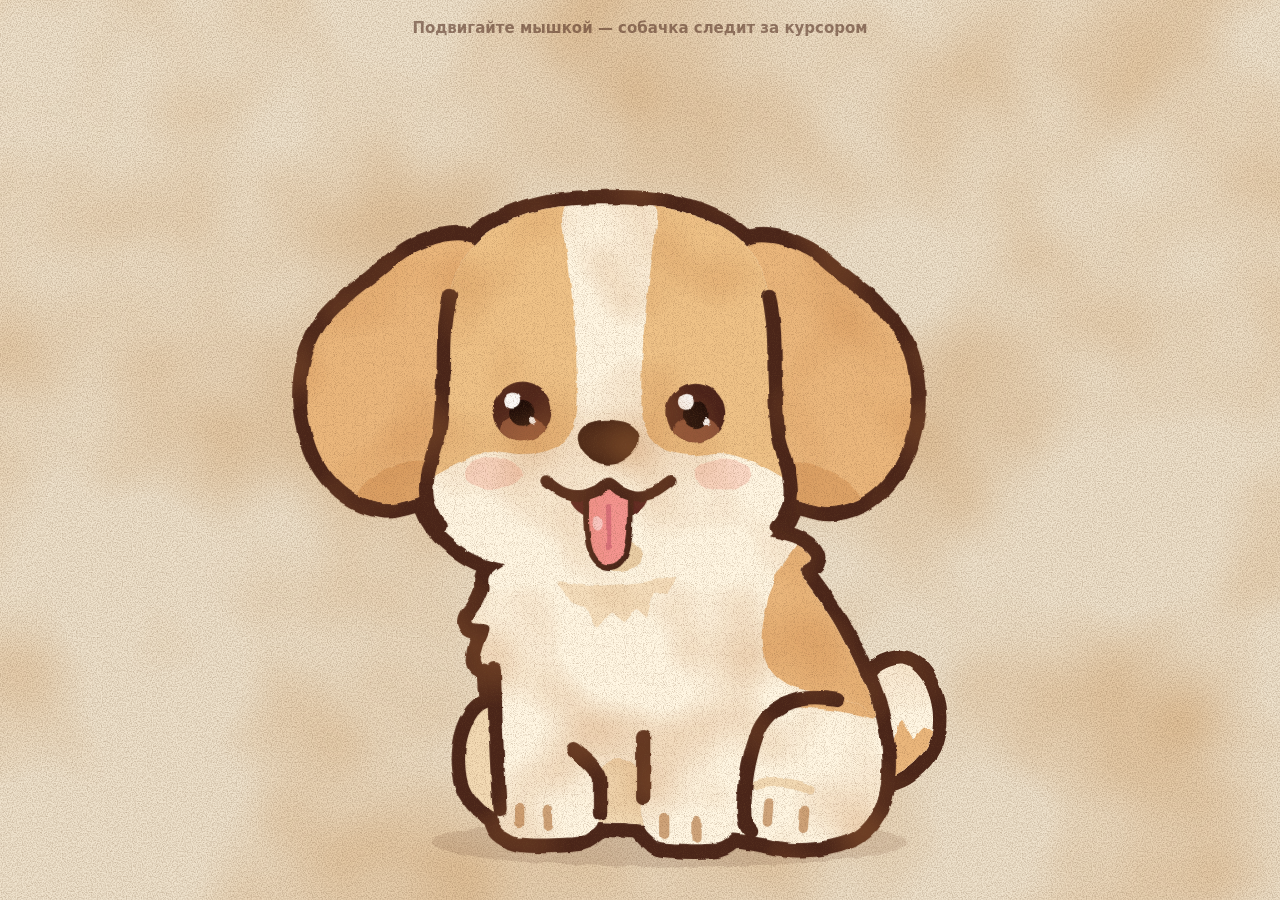
<file: design/preview-handdrawn/demo.html>
<!doctype html>
<html lang="ru">
<head>
<meta charset="utf-8">
<meta name="viewport" content="width=device-width, initial-scale=1">
<title>Puppy hand-drawn test</title>
<style>
  html, body { margin: 0; height: 100%; background: #efe2cc; overflow: hidden; }
  svg { display: block; width: 100%; height: 100%; }
  .hint { position: fixed; left: 0; right: 0; top: 18px; text-align: center; font: 600 15px/1.4 system-ui, sans-serif; color: #4a2519; opacity: .55; }
</style>
</head>
<body>
<div class="hint">Подвигайте мышкой — собачка следит за курсором</div>
<svg id="s">
<defs>
  <!-- paper: fine grain + soft blotches, static -->
  <filter id="paper" x="0" y="0" width="100%" height="100%" color-interpolation-filters="sRGB">
    <feTurbulence type="fractalNoise" baseFrequency="0.8" numOctaves="3" seed="11" result="g"/>
    <feColorMatrix in="g" type="matrix" values="0 0 0 0 0.42  0 0 0 0 0.3  0 0 0 0 0.18  0 0 0 0.6 -0.22"/>
  </filter>
  <filter id="paperBlot" x="0" y="0" width="100%" height="100%" color-interpolation-filters="sRGB">
    <feTurbulence type="fractalNoise" baseFrequency="0.004" numOctaves="3" seed="5"/>
    <feColorMatrix type="matrix" values="0 0 0 0 0.85  0 0 0 0 0.68  0 0 0 0 0.48  0 0 0 1.4 -0.55"/>
  </filter>
  <!-- ink and paint: wobbly lines that "boil", gouache blotches and grain inside the fills -->
  <filter id="drawn" x="-8%" y="-8%" width="116%" height="116%" color-interpolation-filters="sRGB">
    <feTurbulence id="boil" type="turbulence" baseFrequency="0.028" numOctaves="2" seed="1" result="wob"/>
    <feDisplacementMap in="SourceGraphic" in2="wob" scale="4" xChannelSelector="R" yChannelSelector="G" result="ink"/>
    <feTurbulence type="fractalNoise" baseFrequency="0.01" numOctaves="2" seed="8" result="blot"/>
    <feColorMatrix in="blot" type="matrix" values="0 0 0 0 0.78  0 0 0 0 0.5  0 0 0 0 0.26  0 0 0 0.9 -0.4" result="blotTint"/>
    <feComposite in="blotTint" in2="ink" operator="in" result="blotIn"/>
    <feTurbulence type="fractalNoise" baseFrequency="1.1" numOctaves="1" seed="4" result="grain"/>
    <feColorMatrix in="grain" type="matrix" values="0 0 0 0 0.45  0 0 0 0 0.3  0 0 0 0 0.18  0 0 0 0.9 -0.43" result="grainTint"/>
    <feComposite in="grainTint" in2="ink" operator="in" result="grainIn"/>
    <feMerge><feMergeNode in="ink"/><feMergeNode in="blotIn"/><feMergeNode in="grainIn"/></feMerge>
  </filter>
</defs>
<rect width="100%" height="100%" filter="url(#paperBlot)"/>
<rect width="100%" height="100%" filter="url(#paper)"/>
</svg>
<script src="dog.js"></script>
<script>
(function () {
  // Quick idle + look-at driver for the team-b rig (preview only, not the final engine).
  var D = PuppyDog._dev, svg = document.getElementById('s');
  var W = 0, H = 0, S = 1, CX = 0, GY = 0;
  var shadow = D.el('ellipse', svg, { fill: '#4a2519', opacity: 0.13, filter: 'url(#drawn)' });
  var ink = D.el('g', svg, { filter: 'url(#drawn)' });
  var root = D.el('g', ink);
  var boil = document.getElementById('boil'), boilK = 0, body = { wag: 0, breath: 0 };
  var sc = new D.Scene(root), rig = new D.Rig(sc), P = D.defaultPose();
  var tailEls = [sc.tailUl, sc.tailF, sc.tailTip.parentNode];

  function layout() {
    W = innerWidth; H = innerHeight;
    svg.setAttribute('viewBox', '0 0 ' + W + ' ' + H);
    S = Math.min(H * 0.72 / 900, W * 0.8 / 900);
    CX = W / 2; GY = H * 0.93;
  }
  layout(); addEventListener('resize', layout);

  function Spring(k, zeta) { this.x = 0; this.v = 0; this.k = k; this.c = 2 * Math.sqrt(k) * zeta; }
  Spring.prototype.step = function (target, dt) {
    this.v += (this.k * (target - this.x) - this.c * this.v) * dt; this.x += this.v * dt; return this.x;
  };
  function clamp(v, a, b) { return v < a ? a : v > b ? b : v; }

  var yawS = new Spring(55, 0.5), pitchS = new Spring(55, 0.55);          // head: slightly bouncy, overshoots
  var lookXS = new Spring(900, 0.92), lookYS = new Spring(900, 0.92);      // eyes dart (saccades) ahead of the head
  var tongueS = new Spring(70, 0.16), pupilS = new Spring(40, 0.8);
  var sacX = 0, sacY = 0, nextSac = 0.6;
  var swing = new Spring(95, 0.22), swingTip = new Spring(45, 0.3);        // ears lag behind head motion
  var flareL = new Spring(160, 0.25), flareR = new Spring(160, 0.25);      // ear twitches
  var mouse = { x: 0, y: 0, set: false };
  addEventListener('pointermove', function (e) { mouse.x = e.clientX; mouse.y = e.clientY; mouse.set = true; });

  // deterministic PRNG so recordings repeat
  var seed = 7; function rnd() { seed = (seed * 16807) % 2147483647; return (seed - 1) / 2147483646; }
  var t = 0, prevYaw = 0, nextBlink = 1.2, blinkT = -1, doubleBlink = false, nextTwitch = 2.5;

  function update(dt) {
    t += dt;
    var hx = CX - 46 * S, hy = GY - 595 * S;
    var dx = mouse.set ? (mouse.x - hx) / (W * 0.45) : 0, dy = mouse.set ? (mouse.y - hy) / (H * 0.45) : 0.15;
    var yaw = yawS.step(clamp(dx, -1, 1) * 0.55, dt);
    var pitch = pitchS.step(-clamp(dy, -1, 1) * 0.32, dt);
    var yawVel = (yaw - prevYaw) / dt; prevYaw = yaw;
    if (t > nextSac) {                                  // small idle micro-saccades
      sacX = (rnd() - 0.5) * 0.22; sacY = (rnd() - 0.5) * 0.16;
      nextSac = t + 0.45 + rnd() * 1.3;
    }
    lookXS.step(clamp(dx * 1.7 + sacX, -1, 1), dt); lookYS.step(clamp(dy * 1.7 + sacY, -1, 1), dt);
    var near = Math.max(0, 1 - Math.hypot(dx, dy) * 2.2);  // pupils dilate a little when the cursor is close to the face
    pupilS.step(1 + 0.16 * near, dt);
    swing.step(clamp(yawVel * 0.16, -0.5, 0.5), dt); swingTip.step(swing.x, dt);

    if (t > nextTwitch) {                               // occasional ear flick
      (rnd() < 0.5 ? flareL : flareR).v += 3.2;
      nextTwitch = t + 2.5 + rnd() * 4;
    }
    flareL.step(0, dt); flareR.step(0, dt);

    if (blinkT < 0 && t > nextBlink) { blinkT = 0; }
    var eyeOpen = 1;
    if (blinkT >= 0) {
      blinkT += dt;
      var u = blinkT / 0.17;
      eyeOpen = u < 0.4 ? 1 - u / 0.4 : Math.min(1, (u - 0.4) / 0.6);  // fast close, slower open
      eyeOpen = Math.max(0.06, eyeOpen * eyeOpen * (3 - 2 * eyeOpen));
      if (u >= 1) {
        blinkT = -1;
        if (!doubleBlink && rnd() < 0.3) { doubleBlink = true; nextBlink = t + 0.12; }
        else { doubleBlink = false; nextBlink = t + 2 + rnd() * 3.5; }
      }
    }

    var breath = Math.sin(t * Math.PI * 2 * 0.42);
    var pant = 0.5 + 0.5 * Math.sin(t * Math.PI * 2 * 1.7);
    P.hyaw = yaw; P.hpitch = pitch;
    P.hroll = -yaw * 0.1 + Math.sin(t * 0.7) * 0.03;
    P.hx = yaw * 26; P.hy = -pitch * 20 - breath * 7;
    P.lookX = lookXS.x; P.lookY = lookYS.x;
    P.eyeOpen = eyeOpen;
    P.mouthOpen = 0.62 + 0.22 * pant; P.tongue = 0.72 + 0.26 * (0.5 + 0.5 * Math.sin(t * Math.PI * 2 * 1.7 - 0.8));
    // tongue tip: lags head turns, swings with panting, hangs toward gravity when the head rolls
    P.tongueSway = tongueS.step(clamp(-yawVel * 16, -28, 28) - P.hroll * 110 + Math.sin(t * Math.PI * 2 * 1.7) * 2.5, dt);
    P.pupil = pupilS.x;
    var sway = Math.sin(t * 1.9) * 0.035;
    P.earL = swing.x + sway + flareL.x * 0.25 + breath * 0.02;
    P.earR = -swing.x - sway + flareR.x * 0.25 + breath * 0.02;
    P.earLb = (swing.x - swingTip.x) * 1.4; P.earRb = -(swing.x - swingTip.x) * 1.4;

    body.wag = Math.sin(t * Math.PI * 2 * 2.3) * 16 + Math.sin(t * Math.PI * 2 * 4.6) * 3;
    body.breath = breath;
  }

  var held = 0, TWOS = 1 / 12;
  function applyBody() {  // body, tail and shadow are drawn on twos together with the face
    for (var i = 0; i < tailEls.length; i++) tailEls[i].setAttribute('transform', 'rotate(' + body.wag.toFixed(2) + ' 312 -112)');
    root.setAttribute('transform', 'translate(' + CX + ',' + GY + ') scale(' + (S * (1 - 0.004 * body.breath)) + ',' + (S * (1 + 0.013 * body.breath)) + ')');
    shadow.setAttribute('cx', CX + 40 * S); shadow.setAttribute('cy', GY + 6 * S);
    shadow.setAttribute('rx', 330 * S); shadow.setAttribute('ry', 34 * S);
  }
  function render(force) {
    if (!force && held < TWOS) return;
    P.dt = held || P.dt; held = 0;
    boilK = (boilK + 1) % 3; boil.setAttribute('seed', String(boilK * 7 + 1));
    applyBody(); rig.render(P);
  }

  var paused = /[?&]paused/.test(location.search), last = performance.now();
  function frame(now) {
    var dt = Math.min(0.05, (now - last) / 1000); last = now;
    if (!paused) { var n = Math.ceil(dt / (1 / 120)); for (var i = 0; i < n; i++) update(dt / n); held += dt; render(); }
    requestAnimationFrame(frame);
  }
  update(0); P.dt = 0; render(true); requestAnimationFrame(frame);
  window.__demo = { step: function (ms) { var n = Math.ceil(ms / (1000 / 120)); for (var i = 0; i < n; i++) update(ms / 1000 / n); held += ms / 1000; render(); } };
})();
</script>
</body>
</html>
</file>
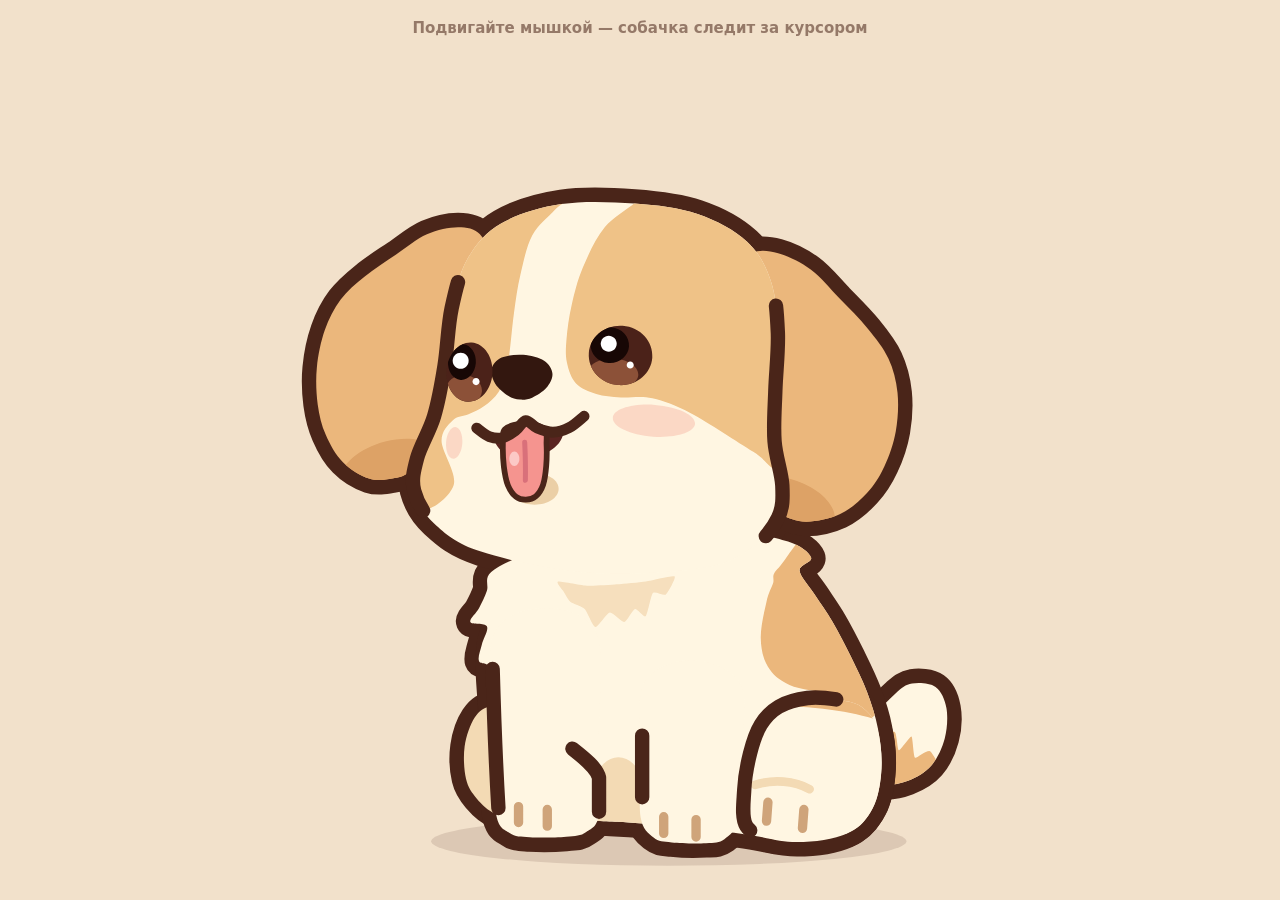
<file: design/preview-head-tracking/demo.html>
<!doctype html>
<html lang="ru">
<head>
<meta charset="utf-8">
<meta name="viewport" content="width=device-width, initial-scale=1">
<title>Puppy demo</title>
<style>
  html, body { margin: 0; height: 100%; background: #f2e1cb; overflow: hidden; }
  svg { display: block; width: 100%; height: 100%; }
  .hint { position: fixed; left: 0; right: 0; top: 18px; text-align: center; font: 600 15px/1.4 system-ui, sans-serif; color: #4a2519; opacity: .55; }
</style>
</head>
<body>
<div class="hint">Подвигайте мышкой — собачка следит за курсором</div>
<svg id="s"></svg>
<script src="dog.js"></script>
<script>
(function () {
  // Quick idle + look-at driver for the team-b rig (preview only, not the final engine).
  var D = PuppyDog._dev, svg = document.getElementById('s');
  var W = 0, H = 0, S = 1, CX = 0, GY = 0;
  var shadow = D.el('ellipse', svg, { fill: '#4a2519', opacity: 0.13 });
  var root = D.el('g', svg);
  var sc = new D.Scene(root), rig = new D.Rig(sc), P = D.defaultPose();
  var tailEls = [sc.tailUl, sc.tailF, sc.tailTip.parentNode];

  function layout() {
    W = innerWidth; H = innerHeight;
    svg.setAttribute('viewBox', '0 0 ' + W + ' ' + H);
    S = Math.min(H * 0.72 / 900, W * 0.8 / 900);
    CX = W / 2; GY = H * 0.93;
  }
  layout(); addEventListener('resize', layout);

  function Spring(k, zeta) { this.x = 0; this.v = 0; this.k = k; this.c = 2 * Math.sqrt(k) * zeta; }
  Spring.prototype.step = function (target, dt) {
    this.v += (this.k * (target - this.x) - this.c * this.v) * dt; this.x += this.v * dt; return this.x;
  };
  function clamp(v, a, b) { return v < a ? a : v > b ? b : v; }

  var yawS = new Spring(55, 0.5), pitchS = new Spring(55, 0.55);          // head: slightly bouncy, overshoots
  var lookXS = new Spring(900, 0.92), lookYS = new Spring(900, 0.92);      // eyes dart (saccades) ahead of the head
  var tongueS = new Spring(70, 0.16), pupilS = new Spring(40, 0.8);
  var sacX = 0, sacY = 0, nextSac = 0.6;
  var swing = new Spring(95, 0.22), swingTip = new Spring(45, 0.3);        // ears lag behind head motion
  var flareL = new Spring(160, 0.25), flareR = new Spring(160, 0.25);      // ear twitches
  var mouse = { x: 0, y: 0, set: false };
  addEventListener('pointermove', function (e) { mouse.x = e.clientX; mouse.y = e.clientY; mouse.set = true; });

  // deterministic PRNG so recordings repeat
  var seed = 7; function rnd() { seed = (seed * 16807) % 2147483647; return (seed - 1) / 2147483646; }
  var t = 0, prevYaw = 0, nextBlink = 1.2, blinkT = -1, doubleBlink = false, nextTwitch = 2.5;

  function update(dt) {
    t += dt;
    var hx = CX - 46 * S, hy = GY - 595 * S;
    var dx = mouse.set ? (mouse.x - hx) / (W * 0.45) : 0, dy = mouse.set ? (mouse.y - hy) / (H * 0.45) : 0.15;
    var yaw = yawS.step(clamp(dx, -1, 1) * 0.55, dt);
    var pitch = pitchS.step(-clamp(dy, -1, 1) * 0.32, dt);
    var yawVel = (yaw - prevYaw) / dt; prevYaw = yaw;
    if (t > nextSac) {                                  // small idle micro-saccades
      sacX = (rnd() - 0.5) * 0.22; sacY = (rnd() - 0.5) * 0.16;
      nextSac = t + 0.45 + rnd() * 1.3;
    }
    lookXS.step(clamp(dx * 1.7 + sacX, -1, 1), dt); lookYS.step(clamp(dy * 1.7 + sacY, -1, 1), dt);
    var near = Math.max(0, 1 - Math.hypot(dx, dy) * 2.2);  // pupils dilate a little when the cursor is close to the face
    pupilS.step(1 + 0.16 * near, dt);
    swing.step(clamp(yawVel * 0.16, -0.5, 0.5), dt); swingTip.step(swing.x, dt);

    if (t > nextTwitch) {                               // occasional ear flick
      (rnd() < 0.5 ? flareL : flareR).v += 3.2;
      nextTwitch = t + 2.5 + rnd() * 4;
    }
    flareL.step(0, dt); flareR.step(0, dt);

    if (blinkT < 0 && t > nextBlink) { blinkT = 0; }
    var eyeOpen = 1;
    if (blinkT >= 0) {
      blinkT += dt;
      var u = blinkT / 0.17;
      eyeOpen = u < 0.4 ? 1 - u / 0.4 : Math.min(1, (u - 0.4) / 0.6);  // fast close, slower open
      eyeOpen = Math.max(0.06, eyeOpen * eyeOpen * (3 - 2 * eyeOpen));
      if (u >= 1) {
        blinkT = -1;
        if (!doubleBlink && rnd() < 0.3) { doubleBlink = true; nextBlink = t + 0.12; }
        else { doubleBlink = false; nextBlink = t + 2 + rnd() * 3.5; }
      }
    }

    var breath = Math.sin(t * Math.PI * 2 * 0.42);
    var pant = 0.5 + 0.5 * Math.sin(t * Math.PI * 2 * 1.7);
    P.hyaw = yaw; P.hpitch = pitch;
    P.hroll = -yaw * 0.1 + Math.sin(t * 0.7) * 0.03;
    P.hx = yaw * 26; P.hy = -pitch * 20 - breath * 7;
    P.lookX = lookXS.x; P.lookY = lookYS.x;
    P.eyeOpen = eyeOpen;
    P.mouthOpen = 0.62 + 0.22 * pant; P.tongue = 0.72 + 0.26 * (0.5 + 0.5 * Math.sin(t * Math.PI * 2 * 1.7 - 0.8));
    // tongue tip: lags head turns, swings with panting, hangs toward gravity when the head rolls
    P.tongueSway = tongueS.step(clamp(-yawVel * 16, -28, 28) - P.hroll * 110 + Math.sin(t * Math.PI * 2 * 1.7) * 2.5, dt);
    P.pupil = pupilS.x;
    var sway = Math.sin(t * 1.9) * 0.035;
    P.earL = swing.x + sway + flareL.x * 0.25 + breath * 0.02;
    P.earR = -swing.x - sway + flareR.x * 0.25 + breath * 0.02;
    P.earLb = (swing.x - swingTip.x) * 1.4; P.earRb = -(swing.x - swingTip.x) * 1.4;

    var wag = Math.sin(t * Math.PI * 2 * 2.3) * 16 + Math.sin(t * Math.PI * 2 * 4.6) * 3;
    for (var i = 0; i < tailEls.length; i++) tailEls[i].setAttribute('transform', 'rotate(' + wag.toFixed(2) + ' 312 -112)');
    root.setAttribute('transform', 'translate(' + CX + ',' + GY + ') scale(' + (S * (1 - 0.004 * breath)) + ',' + (S * (1 + 0.013 * breath)) + ')');
    shadow.setAttribute('cx', CX + 40 * S); shadow.setAttribute('cy', GY + 6 * S);
    shadow.setAttribute('rx', 330 * S); shadow.setAttribute('ry', 34 * S);
  }

  function render() { rig.render(P); }

  var paused = /[?&]paused/.test(location.search), last = performance.now();
  function frame(now) {
    var dt = Math.min(0.05, (now - last) / 1000); last = now;
    if (!paused) { var n = Math.ceil(dt / (1 / 120)); for (var i = 0; i < n; i++) update(dt / n); P.dt = dt; render(); }
    requestAnimationFrame(frame);
  }
  update(0); P.dt = 0; render(); requestAnimationFrame(frame);
  window.__demo = { step: function (ms) { var n = Math.ceil(ms / (1000 / 120)); for (var i = 0; i < n; i++) update(ms / 1000 / n); P.dt = ms / 1000; render(); } };
})();
</script>
</body>
</html>
</file>
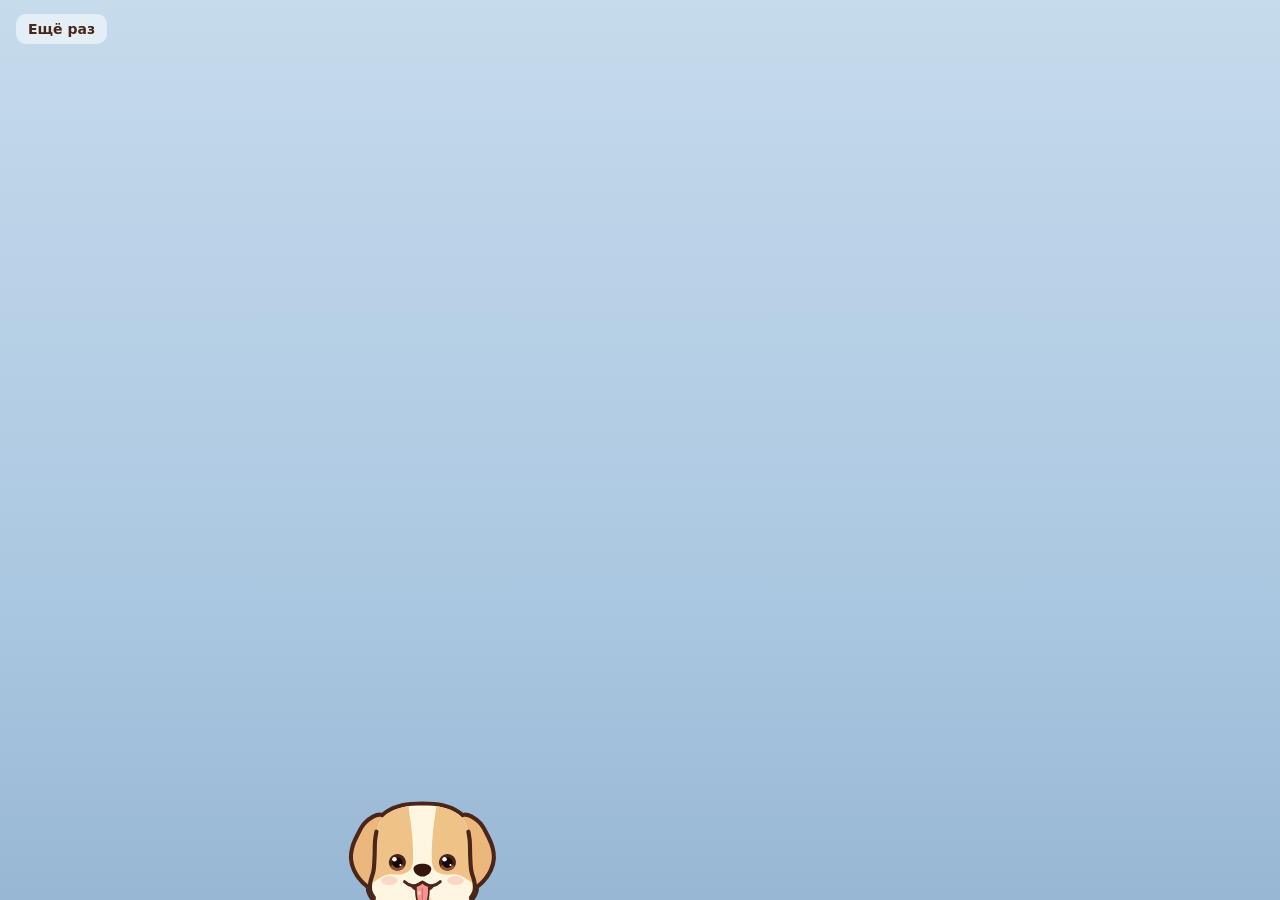
<file: design/preview-jump/demo.html>
<!doctype html>
<html lang="ru">
<head>
<meta charset="utf-8">
<meta name="viewport" content="width=device-width, initial-scale=1">
<title>Puppy jump test</title>
<style>
  html, body { margin: 0; height: 100%; overflow: hidden; background: linear-gradient(#c6dbec, #a9c6e0 70%, #98b7d4); }
  svg { display: block; width: 100%; height: 100%; }
  .again { position: fixed; left: 16px; top: 14px; font: 600 14px/1 system-ui, sans-serif; color: #4a2519; background: #fff8; border: 0; border-radius: 10px; padding: 8px 12px; cursor: pointer; }
</style>
</head>
<body>
<button class="again" onclick="location.reload()">Ещё раз</button>
<svg id="s"></svg>
<script src="../../js/dog/body.js"></script>
<script src="../../js/dog/head.js"></script>
<script>
(function () {
  // Entrance test: peek from under the bottom edge, duck (anticipation), ballistic leap, landing absorbed by the legs, sit.
  var D = PuppyDog._dev, svg = document.getElementById('s');
  var shadow = D.el('ellipse', svg, { fill: '#27476a', opacity: 0 });
  var dustG = D.el('g', svg);
  var rootG = D.el('g', svg);
  var sc = new D.Scene(rootG), rig = new D.Rig(sc), P = D.defaultPose();
  var DEG = Math.PI / 180, SIT_UNITS = 870;
  var W, H, hpx, S, homeX, groundY;
  function layout() {
    W = innerWidth; H = innerHeight;
    svg.setAttribute('viewBox', '0 0 ' + W + ' ' + H);
    hpx = Math.min(Math.max(0.2 * H, 110), 230, 0.42 * W);
    S = hpx / SIT_UNITS; homeX = W / 2; groundY = 0.89 * H;
  }
  layout();

  function clamp(v, a, b) { return v < a ? a : v > b ? b : v; }
  function Spring(x, w, z) { this.x = x; this.v = 0; this.w = w; this.z = z; this.t = x; }
  Spring.prototype.step = function (dt) { this.v += (this.w * this.w * (this.t - this.x) - 2 * this.z * this.w * this.v) * dt; this.x += this.v * dt; return this.x; };

  // key poses, dog units relative to the root (ground point under the chest); phi = spine angle
  var POSES = {
    sit:     { cx: 0, cy: -350, cz: 40, phi: 72, fpx: 62, fpy: -32, fpz: 120, hpx: 200, hpy: -32, hpz: 70 },
    stand:   { cx: 0, cy: -330, cz: 70, phi: 8, fpx: 70, fpy: -32, fpz: 130, hpx: 125, hpy: -32, hpz: -100 },
    crouch:  { cx: 0, cy: -250, cz: 82, phi: 14, fpx: 85, fpy: -32, fpz: 140, hpx: 135, hpy: -32, hpz: -85 },
    stretch: { cx: 0, cy: -420, cz: 10, phi: 84, fpx: 108, fpy: -395, fpz: 175, hpx: 80, hpy: 10, hpz: -40 },
    tuck:    { cx: 0, cy: -400, cz: 30, phi: 62, fpx: 100, fpy: -370, fpz: 175, hpx: 125, hpy: -110, hpz: -30 },
    reach:   { cx: 0, cy: -362, cz: 50, phi: 38, fpx: 88, fpy: -36, fpz: 125, hpx: 115, hpy: -100, hpz: -90 }
  };
  var KEYS = Object.keys(POSES.sit);
  var pose = {};
  KEYS.forEach(function (k) { pose[k] = new Spring(POSES.sit[k], 14, 0.8); });
  function target(name, w, z) {
    KEYS.forEach(function (k) { var s = pose[k]; s.t = POSES[name][k]; s.w = w; s.z = z; });
    poseName = name;
  }
  var poseName = 'sit';

  // secondary motion
  var flare = new Spring(0, 9, 0.2), flareTip = new Spring(0, 6, 0.3);   // ears: lift in free fall, slap down on landing
  var headLag = new Spring(0, 15, 0.32);                                  // head keeps moving when the body stops
  var stretch = new Spring(0, 22, 0.55), tail = new Spring(0, 10, 0.35);
  var yawS = new Spring(0, 9, 0.7), pitchS = new Spring(0, 9, 0.7), lookX = new Spring(0, 30, 0.9), lookY = new Spring(0.1, 30, 0.9);
  var rootY = new Spring(H + 1.35 * hpx, 13, 0.5);
  var x0 = homeX - 0.17 * W;

  var t = 0, phase = 'wait', phaseT = 0, rx = x0, ry = rootY.x, vx = 0, vy = 0, g = 0, prevVy = 0;
  var blinkT = -1, nextBlink = 1.9, dust = [], landT = -1, rollDeg = 0;
  var seed = 3; function rnd() { seed = (seed * 16807) % 2147483647; return (seed - 1) / 2147483646; }

  function setPhase(p) { phase = p; phaseT = 0; }

  function update(dt) {
    t += dt; phaseT += dt;
    var prevRy = ry;
    if (phase === 'wait') {
      if (t > 0.5) { rootY.t = H + 0.614 * hpx; rootY.w = 13; rootY.z = 0.5; setPhase('peek'); }
    } else if (phase === 'peek') {
      if (phaseT > 0.45 && phaseT < 0.85) lookX.t = -0.9;
      else if (phaseT >= 0.85 && phaseT < 1.25) lookX.t = 0.9;
      else lookX.t = 0;
      if (phaseT > 1.35 && blinkT < 0 && phaseT < 1.4) blinkT = 0;
      if (phaseT > 1.55) { rootY.t = H + 1.3 * hpx; rootY.w = 24; rootY.z = 0.9; setPhase('duck'); }
    } else if (phase === 'duck') {
      if (phaseT > 0.24) {                       // launch: solve a ballistic arc that lands exactly at home
        var yA = groundY - 0.75 * hpx;
        g = 13.8 * hpx;
        var tr = Math.sqrt(2 * Math.max(10, ry - yA) / g), tf = Math.sqrt(2 * (groundY - yA) / g);
        vy = -g * tr; vx = (homeX - rx) / (tr + tf);
        target('stretch', 26, 0.75);
        flare.v -= 4;                            // launch pushes the ears down
        headLag.v += -vy / S * 0.02;             // and the head lags behind the body for a moment
        setPhase('flight');
      }
    }
    if (phase === 'wait' || phase === 'peek' || phase === 'duck') {
      ry = rootY.step(dt);
    } else if (phase === 'flight') {
      vy += g * dt; rx += vx * dt; ry += vy * dt;
      var v0 = g * 0.62;
      var name = phaseT < 0.12 || vy < -0.4 * v0 ? 'stretch' : vy < 0.25 * v0 ? 'tuck' : 'reach';
      if (name !== poseName) target(name, name === 'reach' ? 20 : 15, 0.75);
      if (vy > 0 && ry >= groundY) {             // touchdown (only while falling): the legs absorb the fall
        ry = groundY; rx = homeX;
        headLag.v += vy / S * 0.035;
        flare.v -= 2.4; flare.z = 0.42; tail.v -= 4; stretch.x = -0.05;
        target('crouch', 32, 0.8);
        for (var i = 0; i < 7; i++) dust.push({ x: homeX + (rnd() - 0.5) * hpx * 0.8, y: groundY - 4, vx: (rnd() - 0.5) * 220, r: 6 + rnd() * 8, a: 0 });
        landT = t; vy = 0; vx = 0;
        setPhase('land');
      }
    } else if (phase === 'land') {
      if (phaseT > 0.1 && poseName === 'crouch') target('stand', 13, 0.45);
      if (phaseT > 0.36 && poseName === 'stand') target('sit', 9, 0.72);
      if (phaseT > 1.4) setPhase('idle');
    }
    var cvy = (ry - prevRy) / dt;               // actual vertical speed of the body (px/s)
    prevVy = cvy;

    // ears: lifted by falling speed, pressed when rising, spring back with overshoot
    flare.t = clamp(cvy * (phase === 'flight' ? 0.0011 : 0.0004) * 180 / hpx, -0.3, 0.95);
    if (phase === 'idle' || phase === 'land') flare.t = Math.sin(t * 1.7) * 0.03;
    flare.step(dt); flareTip.t = flare.x; flareTip.step(dt);
    headLag.step(dt);
    stretch.t = phase === 'flight' ? clamp(-cvy / (g * 0.62 || 1), 0, 1) * 0.07 : 0;
    stretch.step(dt);
    var wag = phase === 'idle' || phase === 'land' ? Math.sin(t * Math.PI * 2 * 2.4) * 0.35 : 0;
    tail.t = wag + clamp(cvy * 0.0004, -0.4, 0.7); tail.step(dt);
    // head and eyes
    yawS.t = phase === 'flight' ? 0.22 : phase === 'peek' ? lookX.t * 0.25 : 0;
    pitchS.t = phase === 'flight' ? clamp(-cvy * 0.00025, -0.15, 0.25) : 0.02;
    yawS.step(dt); pitchS.step(dt); lookX.step(dt);
    lookY.t = phase === 'flight' ? -0.3 : 0.1; lookY.step(dt);
    if (phase === 'idle' && t > nextBlink && blinkT < 0) { blinkT = 0; nextBlink = t + 2 + rnd() * 3; }
    if (blinkT >= 0) { blinkT += dt; if (blinkT > 0.17) blinkT = -1; }
    KEYS.forEach(function (k) { pose[k].step(dt); });
    rollDeg += ((phase === 'flight' ? clamp(vx / (W * 0.25), -1, 1) * 7 : 0) - rollDeg) * Math.min(1, dt * 8);
    for (var j = dust.length - 1; j >= 0; j--) { var d = dust[j]; d.a += dt; d.x += d.vx * dt; d.y -= 18 * dt; d.vx *= 0.94; if (d.a > 0.6) dust.splice(j, 1); }
  }

  var dustEls = [];
  function render() {
    var B = { cx: pose.cx.x, cy: pose.cy.x, cz: pose.cz.x, phi: pose.phi.x * DEG,
      fp: { x: pose.fpx.x, y: pose.fpy.x, z: pose.fpz.x }, hp: { x: pose.hpx.x, y: pose.hpy.x, z: pose.hpz.x },
      stretch: stretch.x, breath: Math.sin(t * Math.PI * 2 * 0.45), tail: tail.x };
    // head sits on the neck of the articulated body (same weak perspective as body.js)
    var nz = B.cz + 30, k = 2600 / (2600 - nz);
    var nx = B.cx * k, ny = (B.cy - 100) * k;
    P.body = B;
    P.hx = nx + 46; P.hy = ny - 150 + 595 + headLag.x - B.breath * 5;
    P.hyaw = yawS.x; P.hpitch = pitchS.x; P.hroll = -yawS.x * 0.12;
    P.lookX = lookX.x; P.lookY = lookY.x;
    var u = blinkT >= 0 ? blinkT / 0.17 : -1;
    P.eyeOpen = u < 0 ? 1 : Math.max(0.06, u < 0.4 ? 1 - u / 0.4 : (u - 0.4) / 0.6);
    if (landT >= 0 && t - landT < 0.28) P.eyeOpen = 0.12;           // squeeze on impact
    var excited = phase === 'flight' ? 1 : 0;
    P.mouthOpen = 0.62 + 0.3 * excited + 0.12 * Math.sin(t * 10.7) * (phase === 'idle' ? 1 : 0);
    P.tongue = 0.7 + 0.25 * excited;
    P.earL = flare.x; P.earR = flare.x; P.earLb = (flare.x - flareTip.x) * 1.3; P.earRb = P.earLb;
    P.pupil = 1 + 0.15 * excited;
    P.dt = 1 / 60;
    rootG.setAttribute('transform', 'translate(' + rx.toFixed(2) + ',' + ry.toFixed(2) + ') scale(' + S.toFixed(5) + ') rotate(' + rollDeg.toFixed(2) + ' 0 -420)');
    rig.render(P);
    // contact shadow: shrinks and fades with height, absent while the dog is under the edge
    var h = groundY - ry, vis = ry <= groundY + 1 ? 1 : 0, sh = 1 / (1 + Math.max(0, h) / (1.1 * hpx));
    shadow.setAttribute('cx', rx); shadow.setAttribute('cy', groundY + 2);
    shadow.setAttribute('rx', 0.62 * hpx * sh); shadow.setAttribute('ry', 0.075 * hpx * sh);
    shadow.setAttribute('opacity', (0.2 * sh * vis).toFixed(3));
    while (dustEls.length < dust.length) dustEls.push(D.el('circle', dustG, { fill: '#fbf3e4', stroke: '#e3d2b4', 'stroke-width': 2 }));
    for (var i = 0; i < dustEls.length; i++) {
      var d = dust[i], e = dustEls[i];
      if (!d) { e.setAttribute('opacity', 0); continue; }
      var q = d.a / 0.6;
      e.setAttribute('cx', d.x.toFixed(1)); e.setAttribute('cy', d.y.toFixed(1));
      e.setAttribute('r', (d.r * (1 + 2.2 * q) * hpx / 180).toFixed(1)); e.setAttribute('opacity', (0.9 * (1 - q)).toFixed(2));
    }
  }

  var paused = /[?&]paused/.test(location.search), last = performance.now();
  function frame(now) {
    var dt = Math.min(0.05, (now - last) / 1000); last = now;
    if (!paused) { var n = Math.ceil(dt / (1 / 240)); for (var i = 0; i < n; i++) update(dt / n); render(); }
    requestAnimationFrame(frame);
  }
  render(); requestAnimationFrame(frame);
  window.__demo = {
    step: function (ms) { var n = Math.ceil(ms / (1000 / 240)); for (var i = 0; i < n; i++) update(ms / 1000 / n); render(); },
    state: function () { return phase + ':' + poseName; }
  };
})();
</script>
</body>
</html>
</file>
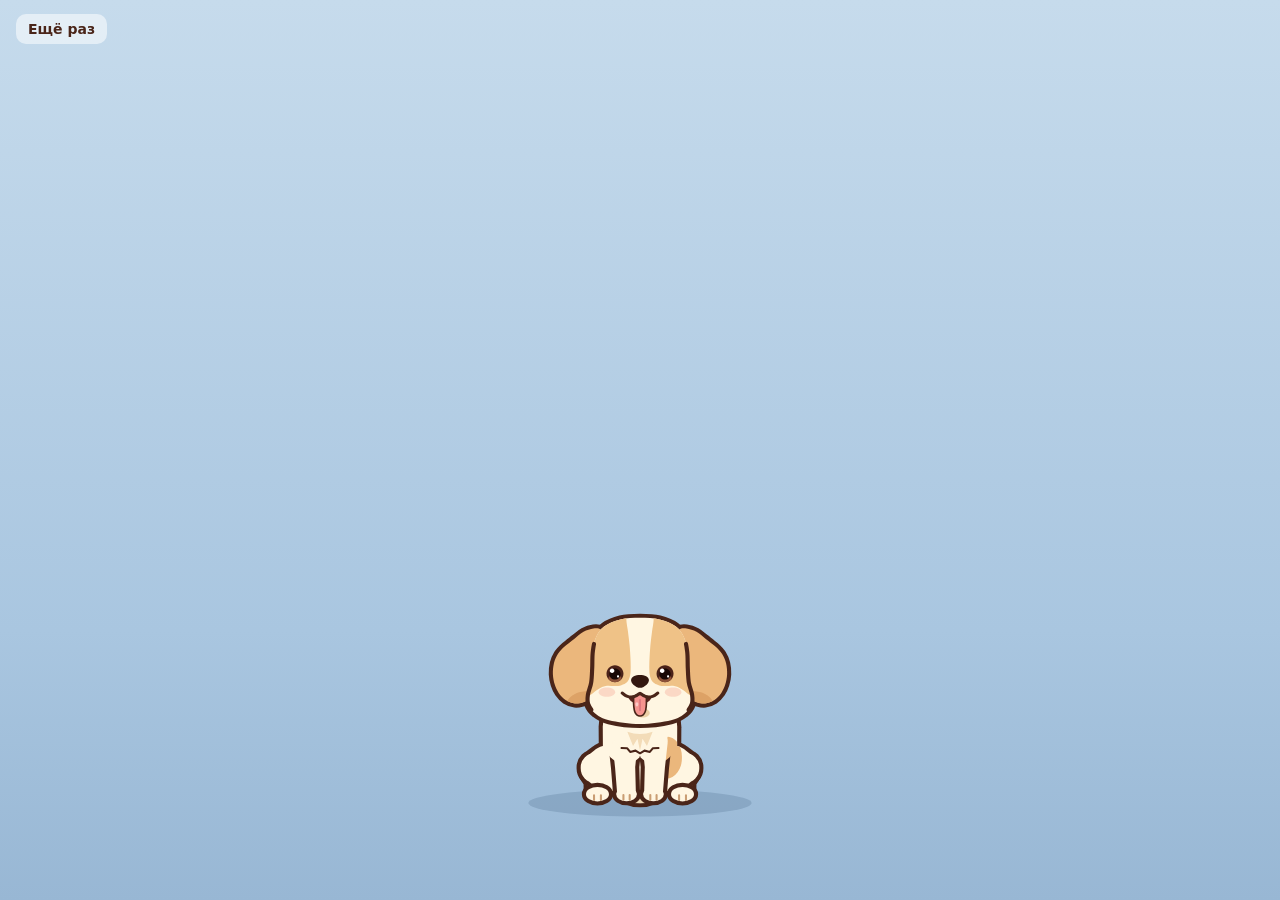
<file: design/preview-run/demo.html>
<!doctype html>
<html lang="ru">
<head>
<meta charset="utf-8">
<meta name="viewport" content="width=device-width, initial-scale=1">
<title>Puppy zoomies test</title>
<style>
  html, body { margin: 0; height: 100%; overflow: hidden; background: linear-gradient(#c6dbec, #a9c6e0 70%, #98b7d4); }
  svg { display: block; width: 100%; height: 100%; }
  .again { position: fixed; left: 16px; top: 14px; font: 600 14px/1 system-ui, sans-serif; color: #4a2519; background: #fff8; border: 0; border-radius: 10px; padding: 8px 12px; cursor: pointer; }
</style>
</head>
<body>
<button class="again" onclick="location.reload()">Ещё раз</button>
<svg id="s"></svg>
<script src="../../js/dog/body.js"></script>
<script src="../../js/dog/head.js"></script>
<script>
(function () {
  // Zoomies test ("носится после купания"): planted-foot half-bound gallop, skids, turns through the front view.
  var D = PuppyDog._dev, svg = document.getElementById('s');
  var shadow = D.el('ellipse', svg, { fill: '#27476a', opacity: 0.18 });
  var fxG = D.el('g', svg);
  var rootG = D.el('g', svg);
  var sc = new D.Scene(rootG), rig = new D.Rig(sc), P = D.defaultPose();
  var DEG = Math.PI / 180, SIT_UNITS = 870;
  var W = innerWidth, H = innerHeight;
  svg.setAttribute('viewBox', '0 0 ' + W + ' ' + H);
  var hpx = Math.min(Math.max(0.2 * H, 110), 230, 0.42 * W), S = hpx / SIT_UNITS, homeX = W / 2, groundY = 0.89 * H;
  var VMAX = 3.2 * hpx, ACC = 9 * hpx, BRAKE = 12 * hpx;

  function clamp(v, a, b) { return v < a ? a : v > b ? b : v; }
  function lerp(a, b, t) { return a + (b - a) * t; }
  function ease(s) { return s * s * (3 - 2 * s); }
  function Spring(x, w, z) { this.x = x; this.v = 0; this.w = w; this.z = z; this.t = x; }
  Spring.prototype.step = function (dt) { this.v += (this.w * this.w * (this.t - this.x) - 2 * this.z * this.w * this.v) * dt; this.x += this.v * dt; return this.x; };
  var seed = 5; function rnd() { seed = (seed * 16807) % 2147483647; return (seed - 1) / 2147483646; }

  var POSES = {
    sit:   { cx: 0, cy: -350, cz: 40, phi: 72, fpx: 62, fpy: -32, fpz: 120, hpx: 200, hpy: -32, hpz: 70 },
    stand: { cx: 0, cy: -330, cz: 70, phi: 8, fpx: 70, fpy: -32, fpz: 130, hpx: 125, hpy: -32, hpz: -100 },
    brace: { cx: 0, cy: -295, cz: 20, phi: 16, fpx: 78, fpy: -32, fpz: 215, hpx: 120, hpy: -32, hpz: -30 }
  };
  var KEYS = Object.keys(POSES.sit), pose = {};
  KEYS.forEach(function (k) { pose[k] = new Spring(POSES.sit[k], 12, 0.8); });
  function target(name, w, z) { KEYS.forEach(function (k) { pose[k].t = POSES[name][k]; pose[k].w = w; pose[k].z = z; }); }

  // gait: each leg plants its paw in the world while in stance; swings on an arc to the next landing spot
  var NEUTRAL = { frontL: [-70, 125], frontR: [70, 125], hindL: [-125, -100], hindR: [125, -100] };
  var legs = [['frontL', 0.0], ['frontR', 0.1], ['hindL', 0.5], ['hindR', 0.6]].map(function (l) {
    return { name: l[0], off: l[1], stance: true, W: null, Wo: null, y: -32 };
  });
  var phase = 0;
  var yaw = new Spring(0, 11, 0.85), runBlend = new Spring(0, 7, 1), headY = new Spring(0, 22, 0.42);
  var flare = new Spring(0, 10, 0.25), swing = new Spring(0, 8, 0.5), tail = new Spring(0, 9, 0.4), lean = new Spring(0, 9, 0.7);
  var t = 0, state = 'idle', stT = 0, rx = homeX, v = 0, dir = 1, laps = [0.8, 0.2, 0.5], lapI = 0, drops = [], dust = [];
  var B = null, prevNeckY = null;

  function rot(x, z, a) { var c = Math.cos(a), s = Math.sin(a); return [x * c + z * s, -x * s + z * c]; }
  function unrot(x, z, a) { return rot(x, z, -a); }
  function setState(s) { state = s; stT = 0; }

  function update(dt) {
    t += dt; stT += dt;
    var sp = Math.abs(v) / VMAX;
    // ---- behaviour script
    if (state === 'idle' && stT > 0.9) { target('stand', 11, 0.7); setState('rise'); }
    else if (state === 'rise' && stT > 0.28) { dir = laps[lapI] * W > rx ? 1 : -1; yaw.t = dir * 1.25; setState('turn'); }
    else if (state === 'turn' && stT > 0.22) { runBlend.t = 1; runBlend.w = 7; target('stand', 11, 0.7); setState('run'); }
    else if (state === 'run') {
      var goal = laps[lapI] * W, dist = (goal - rx) * dir, stop = v * v / (2 * BRAKE);
      if (dist <= stop + 2) { target('brace', 24, 0.7); runBlend.t = 0; runBlend.w = 16; setState('skid'); }
      else v = Math.min(VMAX, Math.abs(v) + ACC * dt) * dir;
    } else if (state === 'skid') {
      var nv = Math.abs(v) - BRAKE * dt;
      if (stT < 0.02) for (var i = 0; i < 5; i++) dust.push({ x: rx + dir * hpx * 0.2, y: groundY - 3, vx: dir * (60 + rnd() * 120), r: 5 + rnd() * 7, a: 0 });
      if (nv <= 0) {
        v = 0; lapI++;
        if (lapI < laps.length) { dir = -dir; yaw.t = 0; target('stand', 14, 0.6); setState('flip'); }
        else { runBlend.t = 0; yaw.t = 0; target('stand', 10, 0.7); setState('stop'); }
      } else v = nv * dir;
    } else if (state === 'flip' && stT > 0.12) { yaw.t = dir * 1.25; setState('turn'); }
    else if (state === 'stop' && stT > 0.35) { target('sit', 9, 0.72); setState('pant'); }
    rx += v * dt;
    // ---- gait clock and planted feet (dog units, world = screen x / S)
    var f = 1.7 + 2.1 * sp, duty = 0.44 - 0.1 * sp, vu = Math.abs(v) / S;
    phase += f * dt;
    yaw.step(dt); runBlend.step(dt);
    var a = yaw.x, rootW = rx / S;
    var L = vu * duty / f;                                        // ground covered while one paw is planted
    legs.forEach(function (lg) {
      var n = NEUTRAL[lg.name], nr = rot(n[0], n[1], a);
      var p = (phase + lg.off) % 1, stance = p < duty;
      var land = rootW + nr[0] + dir * (L / 2), landZ = nr[1];
      if (!lg.W) { lg.W = [rootW + nr[0], nr[1]]; lg.Wo = lg.W.slice(); }
      if (stance && !lg.stance) { lg.W = [lg.cur ? lg.cur[0] : land, lg.cur ? lg.cur[1] : landZ]; dustStep(lg); }
      if (!stance && lg.stance) lg.Wo = lg.W.slice();
      lg.stance = stance;
      if (stance) { lg.cur = lg.W.slice(); lg.y = -32; }
      else {
        var s = (p - duty) / (1 - duty), rem = (1 - s) * (1 - duty) / f;
        var landNow = land + dir * vu * rem;                       // where the body will be when this paw lands
        lg.cur = [lerp(lg.Wo[0], landNow, ease(s)), lerp(lg.Wo[1], landZ, ease(s))];
        lg.y = -32 - (50 + 45 * sp) * Math.sin(Math.PI * s);
      }
      var loc = unrot(lg.cur[0] - rootW, lg.cur[1], a);
      lg.local = { x: loc[0], y: lg.y, z: loc[1] };
    });
    KEYS.forEach(function (k) { pose[k].step(dt); });
    lean.t = state === 'skid' ? -1 : state === 'run' ? clamp(sp, 0, 1) * 0.6 : 0; lean.step(dt);
    // ---- body: blend the static pose with the gait pose
    var rb = clamp(runBlend.x, 0, 1);
    var bob = 20 * sp * (0.5 - 0.5 * Math.cos(4 * Math.PI * phase));
    var flex = 10 * sp * Math.sin(2 * Math.PI * phase);
    B = {
      cx: 0, cy: lerp(pose.cy.x, -330 - bob + 25 * lean.x * 0.2, rb), cz: lerp(pose.cz.x, 70 + 18 * lean.x, rb),
      phi: lerp(pose.phi.x, 8 + flex - 6 * lean.x, rb) * DEG, yaw: a,
      fp: { x: pose.fpx.x, y: pose.fpy.x, z: pose.fpz.x }, hp: { x: pose.hpx.x, y: pose.hpy.x, z: pose.hpz.x },
      breath: Math.sin(t * Math.PI * 2 * (state === 'pant' ? 1.6 : 0.45)) * (state === 'pant' ? 1.6 : 1),
      tailUp: 1 - 0.85 * rb * sp
    };
    if (rb > 0.001) legs.forEach(function (lg) {
      var key = lg.name[0] === 'f' ? 'fp' : 'hp', side = lg.name.slice(-1);
      var stat = { x: (key === 'fp' ? pose.fpx.x : pose.hpx.x) * (side === 'L' ? -1 : 1), y: key === 'fp' ? pose.fpy.x : pose.hpy.x, z: key === 'fp' ? pose.fpz.x : pose.hpz.x };
      B[key + side] = { x: lerp(stat.x, lg.local.x, rb), y: lerp(stat.y, lg.local.y, rb), z: lerp(stat.z, lg.local.z, rb) };
    });
    // ---- secondary motion: head lags the bob, ears flap and stream back, tail streams, droplets fly off the wet fur
    var nl = rot(0, B.cz + 30, a), k = 2600 / (2600 - nl[1]);
    var nx = nl[0] * k, ny = (B.cy - 100) * k;
    headY.t = ny; if (prevNeckY === null) headY.x = ny; headY.step(dt); prevNeckY = ny;
    flare.t = clamp(-headY.v * 0.0016, -0.35, 0.8) + 0.25 * rb * sp; flare.step(dt);
    swing.t = clamp(v / VMAX, -1, 1) * 0.55; swing.step(dt);
    tail.t = Math.sin(t * Math.PI * 2 * (state === 'pant' || state === 'idle' ? 2.4 : 5)) * (0.35 - 0.2 * rb * sp); tail.step(dt);
    B.tail = tail.x; B.nx = nx; B.ny = ny;
    if (state === 'run' && sp > 0.5 && rnd() < dt * 30) {
      drops.push({ x: rx - dir * hpx * 0.25 + (rnd() - 0.5) * hpx * 0.4, y: groundY - hpx * (0.55 + rnd() * 0.4), vx: -dir * (40 + rnd() * 160) + v * 0.2, vy: -(150 + rnd() * 260), a: 0, r: 2.5 + rnd() * 3 });
    }
    drops.forEach(function (d) { d.a += dt; d.vy += 1700 * dt; d.x += d.vx * dt; d.y += d.vy * dt; });
    drops = drops.filter(function (d) { return d.a < 0.9 && d.y < groundY + 4; });
    dust.forEach(function (d) { d.a += dt; d.x += d.vx * dt; d.vx *= 0.93; d.y -= 14 * dt; });
    dust = dust.filter(function (d) { return d.a < 0.55; });
  }
  function dustStep(lg) {
    if (Math.abs(v) > VMAX * 0.6 && lg.name[0] === 'h' && rnd() < 0.5)
      dust.push({ x: lg.W[0] * S, y: groundY - 3, vx: -dir * (30 + rnd() * 60), r: 3 + rnd() * 4, a: 0 });
  }

  var fxEls = [];
  function render() {
    P.body = B;
    P.hx = B.nx + 46; P.hy = headY.x - 150 + 595;
    P.hyaw = clamp(B.yaw, -0.6, 0.6); P.hpitch = 0.04; P.hroll = -B.yaw * 0.06;
    P.lookX = clamp(B.yaw, -0.6, 0.6) * 0.6; P.lookY = 0.05;
    P.eyeOpen = 1; P.pupil = 1.1;
    var excited = state === 'run' || state === 'skid' || state === 'turn' || state === 'flip' ? 1 : 0;
    P.mouthOpen = 0.66 + 0.28 * excited; P.tongue = 0.75 + 0.25 * excited;
    P.earL = flare.x + swing.x; P.earR = flare.x - swing.x; P.earLb = swing.x * 0.6; P.earRb = -swing.x * 0.6;
    P.dt = 1 / 60;
    rootG.setAttribute('transform', 'translate(' + rx.toFixed(2) + ',' + groundY.toFixed(2) + ') scale(' + S.toFixed(5) + ')');
    rig.render(P);
    shadow.setAttribute('cx', rx); shadow.setAttribute('cy', groundY + 2);
    shadow.setAttribute('rx', 0.62 * hpx * (1 + 0.35 * Math.abs(Math.sin(B.yaw)))); shadow.setAttribute('ry', 0.075 * hpx);
    var all = drops.map(function (d) { return ['drop', d]; }).concat(dust.map(function (d) { return ['dust', d]; }));
    while (fxEls.length < all.length) fxEls.push(D.el('circle', fxG, {}));
    fxEls.forEach(function (e, i) {
      var it = all[i];
      if (!it) { e.setAttribute('opacity', 0); return; }
      var d = it[1];
      if (it[0] === 'drop') { e.setAttribute('fill', '#eef7ff'); e.setAttribute('stroke', '#7fb0dc'); e.setAttribute('stroke-width', 1.5); e.setAttribute('r', d.r.toFixed(1)); e.setAttribute('opacity', (1 - d.a / 0.9).toFixed(2)); }
      else { var q = d.a / 0.55; e.setAttribute('fill', '#fbf3e4'); e.setAttribute('stroke', '#e3d2b4'); e.setAttribute('stroke-width', 2); e.setAttribute('r', (d.r * (1 + 2 * q) * hpx / 180).toFixed(1)); e.setAttribute('opacity', (0.9 * (1 - q)).toFixed(2)); }
      e.setAttribute('cx', d.x.toFixed(1)); e.setAttribute('cy', d.y.toFixed(1));
    });
  }

  var paused = /[?&]paused/.test(location.search), last = performance.now();
  function frame(now) {
    var dt = Math.min(0.05, (now - last) / 1000); last = now;
    if (!paused) { var n = Math.ceil(dt / (1 / 240)); for (var i = 0; i < n; i++) update(dt / n); render(); }
    requestAnimationFrame(frame);
  }
  update(0); render(); requestAnimationFrame(frame);
  window.__demo = {
    step: function (ms) { var n = Math.ceil(ms / (1000 / 240)); for (var i = 0; i < n; i++) update(ms / 1000 / n); render(); },
    state: function () { return state + ' v=' + Math.round(v); }
  };
})();
</script>
</body>
</html>
</file>
<file: css/site.css>
/* «Собачье дело» — груминг-студия. Стиль: мультяшный комикс.
   Все цвета, шрифты и скругления — переменные ниже. */
:root {
  --ink: #2b1610;            /* контуры, текст: тот же тёмно-коричневый, что контур собачки */
  --ink-soft: #6b4f45;
  --cream: #fff4e3;          /* бумага */
  --cream-2: #f8e9d2;
  --blue: #3d4ef2;           /* обложка */
  --blue-deep: #2a37c9;
  --tomato: #ff5a3c;         /* кнопки, акценты */
  --butter: #ffd45c;
  --sky: #9fd3ff;
  --pink: #ffb7c9;
  --mint: #9fe2c4;

  --display: "Dela Gothic One", "Arial Black", system-ui, sans-serif;
  --text: "Onest", system-ui, -apple-system, "Segoe UI", sans-serif;
  --hand: "Pangolin", "Comic Sans MS", cursive;

  --line: 2.5px;
  --r: 28px;
  --r-sm: 16px;
  --gutter: clamp(10px, 1.1vw, 16px);
  --pad: clamp(20px, 3.4vw, 56px);
  --ease: cubic-bezier(0.22, 1, 0.36, 1);
  --spring: cubic-bezier(0.34, 1.56, 0.64, 1);
}

* { box-sizing: border-box; }
html { -webkit-text-size-adjust: 100%; scroll-padding-top: 24px; }
html, body { overflow-x: clip; }
@media (prefers-reduced-motion: no-preference) { html { scroll-behavior: smooth; } }
body {
  margin: 0; background: var(--cream); color: var(--ink);
  font: 400 18px/1.55 var(--text); font-feature-settings: "ss01", "cv11";
  -webkit-font-smoothing: antialiased; text-rendering: optimizeLegibility;
}
/* лёгкое «зерно» бумаги поверх всего */
body::after {
  content: ""; position: fixed; inset: 0; pointer-events: none; z-index: 100; opacity: 0.07;
  background-image: url("data:image/svg+xml,%3Csvg xmlns='http://www.w3.org/2000/svg' width='160' height='160'%3E%3Cfilter id='n'%3E%3CfeTurbulence type='fractalNoise' baseFrequency='.9' numOctaves='2' stitchTiles='stitch'/%3E%3CfeColorMatrix values='0 0 0 0 0.17 0 0 0 0 0.09 0 0 0 0 0.06 0 0 0 1.4 -0.2'/%3E%3C/filter%3E%3Crect width='160' height='160' filter='url(%23n)'/%3E%3C/svg%3E");
}
[hidden] { display: none !important; }
img, svg { display: block; }
a { color: inherit; }
h1, h2, h3 { margin: 0; font-weight: 400; }
p { margin: 0; }
button, input, textarea { font: inherit; color: inherit; }
:focus-visible { outline: 3px solid var(--tomato); outline-offset: 3px; border-radius: 8px; }
.sr { position: absolute; width: 1px; height: 1px; overflow: hidden; clip: rect(0 0 0 0); white-space: nowrap; }
.skip { position: absolute; left: 12px; top: -60px; z-index: 200; background: var(--ink); color: var(--cream); padding: 10px 16px; border-radius: 12px; text-decoration: none; }
.skip:focus { top: 12px; }

/* ---------- кнопки: мультяшная «нажимаемая» кнопка ---------- */
.btn {
  --bg: var(--tomato);
  display: inline-flex; align-items: center; justify-content: center; gap: 10px;
  min-height: 58px; padding: 0 30px; border-radius: 999px;
  background: var(--bg); color: var(--ink); border: var(--line) solid var(--ink);
  box-shadow: 0 5px 0 var(--ink);
  font: 400 19px/1 var(--display); letter-spacing: 0.01em; text-decoration: none; cursor: pointer;
  transition: transform 160ms var(--ease), box-shadow 160ms var(--ease), background-color 200ms var(--ease);
  -webkit-tap-highlight-color: transparent;
}
.btn:hover { transform: translateY(-2px); box-shadow: 0 7px 0 var(--ink); }
.btn:active { transform: translateY(4px); box-shadow: 0 1px 0 var(--ink); transition-duration: 60ms; }
.btn--cream { --bg: var(--cream); }
.btn--small { min-height: 44px; padding: 0 20px; font-size: 15px; box-shadow: 0 3px 0 var(--ink); }
.btn--small:hover { box-shadow: 0 5px 0 var(--ink); }
.btn svg { width: 22px; height: 22px; }

.link-u { font-weight: 600; text-decoration: underline; text-decoration-thickness: 2px; text-underline-offset: 5px; }
.link-u:hover { text-decoration-color: var(--tomato); }

/* ---------- обложка ---------- */
.hero { padding: var(--gutter); height: 100vh; height: 100svh; min-height: 620px; }
.hero__panel {
  position: relative; height: 100%; overflow: hidden; isolation: isolate;
  background: var(--blue); color: var(--cream);
  border: var(--line) solid var(--ink); border-radius: var(--r);
}
/* мягкий свет за собакой и «пол» */
.hero__panel::before {
  content: ""; position: absolute; inset: 0; z-index: -1;
  background:
    radial-gradient(60% 55% at var(--spot-x, 72%) 62%, rgba(255, 255, 255, 0.16), transparent 70%),
    radial-gradient(120% 80% at 50% 120%, var(--blue-deep), transparent 60%);
}
.nav {
  position: absolute; left: 0; right: 0; top: 0; z-index: 3;
  display: flex; align-items: center; gap: clamp(14px, 2.4vw, 36px);
  padding: clamp(14px, 2vw, 24px) var(--pad);
}
.logo { display: inline-flex; align-items: center; gap: 10px; font: 400 18px/1 var(--display); text-decoration: none; white-space: nowrap; }
.logo svg { width: 34px; height: 34px; }
.nav__links { display: flex; gap: clamp(14px, 2vw, 30px); margin-left: auto; }
.nav__links a { text-decoration: none; font-weight: 500; font-size: 16px; opacity: 0.9; position: relative; }
.nav__links a::after { content: ""; position: absolute; left: 0; right: 0; bottom: -4px; height: 2px; background: currentColor; transform: scaleX(0); transform-origin: left; transition: transform 260ms var(--ease); }
.nav__links a:hover::after { transform: scaleX(1); }
.nav__phone { text-decoration: none; font-weight: 600; font-size: 16px; white-space: nowrap; }

.hero__intro {
  position: absolute; z-index: 2; left: var(--pad); top: clamp(96px, 15vh, 150px); width: min(38rem, 44%);
}
.hero__kicker { display: inline-flex; align-items: center; gap: 10px; font-weight: 500; font-size: 17px; color: rgba(255, 244, 227, 0.9); }
.hero__kicker i { width: 10px; height: 10px; border-radius: 50%; background: var(--butter); box-shadow: 0 0 0 4px rgba(255, 212, 92, 0.25); }
.hero__lead { margin-top: 18px; font: 600 clamp(30px, 3.3vw, 52px)/1.04 var(--text); letter-spacing: -0.025em; text-wrap: balance; }
.hero__sub { margin-top: 18px; max-width: 24rem; font-size: clamp(16px, 1.25vw, 19px); color: rgba(255, 244, 227, 0.82); }
.hero__cta { margin-top: clamp(22px, 3.4vh, 34px); display: flex; align-items: center; gap: 26px; }
.hero__cta .link-u { color: var(--cream); }

.hero__title {
  position: absolute; left: var(--pad); bottom: var(--title-bottom, 3vh); z-index: 0; margin: 0;
  font: 400 var(--title-size, 9vw)/0.84 var(--display); letter-spacing: -0.01em; text-transform: uppercase;
  white-space: nowrap; user-select: none; color: var(--cream);
}
.hero__title .line { display: block; width: max-content; }
.hero__title.one .line { display: inline-block; }
.hero__title.one .line + .line { margin-left: 0.24em; }
.hero__title.front { z-index: 2; }
.hero__title .ch { display: inline-block; transform-origin: 50% 100%; will-change: transform; }
.hero__title .probe { display: inline-block; width: 0; height: 0; vertical-align: baseline; }
.js .hero__title .ch { opacity: 0; }
.hero__title.is-in .ch { opacity: 1; transition: opacity 300ms var(--ease) calc(0.1s + var(--i) * 45ms); }

/* рукописная подсказка «погладь меня»; стрелка рисуется скриптом от подписи к голове собаки */
.hint {
  position: absolute; z-index: 2; left: var(--hx, -999px); top: var(--hy, -999px); pointer-events: none;
  font: 400 26px/1.05 var(--hand); color: var(--butter); white-space: nowrap; text-align: center;
  opacity: 0; transform: rotate(var(--hr, -5deg)); transition: opacity 400ms var(--ease);
}
.hint.is-on { opacity: 1; }
.hint-arrow { position: absolute; inset: 0; width: 100%; height: 100%; z-index: 2; pointer-events: none; overflow: visible; }
.hint-arrow path { fill: none; stroke: var(--butter); stroke-width: 3; stroke-linecap: round; stroke-linejoin: round; opacity: 0; }
.hint-arrow__line { stroke-dasharray: var(--len, 200); stroke-dashoffset: var(--len, 200); }
.hint-arrow.is-on path { opacity: 1; }
.hint-arrow.is-on .hint-arrow__line { stroke-dashoffset: 0; transition: stroke-dashoffset 600ms var(--ease) 200ms; }
.hint-arrow__head { transition: opacity 200ms var(--ease) 0ms; }
.hint-arrow.is-on .hint-arrow__head { transition: opacity 200ms var(--ease) 700ms; }

/* реплики собаки */
.bubble {
  position: absolute; z-index: 3; left: var(--bx, -999px); top: var(--by, -999px); pointer-events: none;
  padding: 10px 16px 11px; border-radius: 22px; background: #fff; color: var(--ink);
  border: var(--line) solid var(--ink); font: 400 21px/1.1 var(--hand); white-space: nowrap;
  transform: scale(0.4); transform-origin: 0% 100%;
  opacity: 0; transition: opacity 160ms var(--ease), transform 260ms var(--ease);
}
.bubble.is-left { transform-origin: 100% 100%; }
.bubble.is-left::after { left: auto; right: 14px; transform: skewX(-28deg) rotate(45deg); }
.bubble::after {   /* хвостик реплики */
  content: ""; position: absolute; left: 14px; bottom: -11px; width: 16px; height: 16px; background: #fff;
  border-right: var(--line) solid var(--ink); border-bottom: var(--line) solid var(--ink);
  transform: skewX(28deg) rotate(45deg); border-bottom-right-radius: 4px;
}
.bubble.is-on { opacity: 1; transform: none; transition: opacity 120ms var(--ease), transform 420ms var(--spring); }

.stage-cursor { cursor: pointer; }

/* ---------- бегущая строка ---------- */
.marquee {
  margin: clamp(26px, 4vw, 54px) calc(-1 * var(--gutter)) 0; transform: rotate(-1.6deg);
  background: var(--tomato); border-block: var(--line) solid var(--ink); overflow: hidden;
}
.marquee__track { display: flex; width: max-content; animation: marquee 32s linear infinite; }
.marquee__group { display: flex; align-items: center; gap: 30px; padding: 16px 15px; font: 400 clamp(22px, 2.6vw, 38px)/1 var(--display); text-transform: uppercase; white-space: nowrap; }
.marquee__group svg { width: 0.9em; height: 0.9em; flex: none; }
@keyframes marquee { to { transform: translateX(-50%); } }

/* ---------- заголовки разделов ---------- */
.sec { padding: clamp(80px, 11vw, 160px) var(--pad) 0; }
.sec-head { display: grid; grid-template-columns: minmax(0, 1.4fr) minmax(0, 1fr); gap: 24px 48px; align-items: end; margin-bottom: clamp(32px, 4vw, 56px); }
.h2 { font: 400 clamp(46px, 7.4vw, 120px)/0.92 var(--display); letter-spacing: -0.015em; }
.h2 .w { display: inline-block; overflow: hidden; vertical-align: top; padding-bottom: 0.06em; margin-bottom: -0.06em; }
.h2 .w > span { display: inline-block; }
.js .h2.rv .w > span { transform: translateY(105%); }
.js .h2.rv.is-in .w > span { transform: none; transition: transform 800ms var(--ease) calc(var(--i, 0) * 70ms); }
.sec-head p { font-size: clamp(17px, 1.3vw, 20px); color: var(--ink-soft); max-width: 30rem; }
.hand { font-family: var(--hand); font-size: 1.15em; color: var(--ink); }

/* ---------- визит: страница комикса ---------- */
.comic { display: grid; grid-template-columns: repeat(12, minmax(0, 1fr)); gap: var(--gutter); }
.frame {
  position: relative; overflow: hidden; isolation: isolate; min-height: clamp(380px, 36vw, 520px);
  border: var(--line) solid var(--ink); border-radius: var(--r); background: var(--bg, var(--sky));
}
.frame--1 { grid-column: span 7; --bg: var(--butter); }
.frame--2 { grid-column: span 5; --bg: var(--sky); }
.frame--3 { grid-column: span 5; --bg: var(--pink); }
.frame--4 { grid-column: span 7; --bg: var(--mint); }
.frame__stage { position: absolute; inset: 0; }
/* фон кадра: точки-растр, как в печатном комиксе */
.frame::before {
  content: ""; position: absolute; inset: 0; z-index: -1; opacity: 0.16;
  background-image: radial-gradient(var(--ink) 1.2px, transparent 1.6px); background-size: 14px 14px;
  -webkit-mask-image: linear-gradient(160deg, transparent 35%, #000 100%); mask-image: linear-gradient(160deg, transparent 35%, #000 100%);
}
/* «пол» кадра */
.frame__stage::after { content: ""; position: absolute; left: 0; right: 0; bottom: 0; height: 13%; z-index: -1; background: rgba(43, 22, 16, 0.07); border-top: var(--line) solid rgba(43, 22, 16, 0.14); }
.cap {
  position: absolute; left: 18px; top: 18px; z-index: 2; max-width: min(21rem, calc(100% - 36px));
  background: var(--cream); border: var(--line) solid var(--ink); border-radius: var(--r-sm);
  padding: 14px 18px 16px; box-shadow: 0 4px 0 var(--ink);
}
.cap__n { font: 400 14px/1 var(--display); color: var(--tomato); letter-spacing: 0.04em; }
.cap h3 { font: 400 clamp(24px, 2.2vw, 32px)/1 var(--display); margin: 8px 0 8px; }
.cap p { font-size: 16px; line-height: 1.45; color: var(--ink-soft); }
.price-tag {
  position: absolute; left: 22px; bottom: 22px; z-index: 2;
  display: inline-flex; flex-direction: column; align-items: center; justify-content: center;
  width: 108px; height: 108px; border-radius: 50%; background: var(--cream); border: var(--line) solid var(--ink);
  transform: rotate(-8deg); text-align: center; box-shadow: 0 4px 0 var(--ink);
}
.price-tag small { font-size: 13px; color: var(--ink-soft); }
.price-tag b { font: 400 21px/1 var(--display); }
.replay {
  position: absolute; right: 16px; top: 16px; z-index: 2; width: 44px; height: 44px; border-radius: 50%;
  display: grid; place-items: center; background: var(--cream); border: var(--line) solid var(--ink); cursor: pointer;
  box-shadow: 0 3px 0 var(--ink); transition: transform 160ms var(--ease), box-shadow 160ms var(--ease);
}
.replay:hover { transform: translateY(-2px) rotate(-30deg); box-shadow: 0 5px 0 var(--ink); }
.replay svg { width: 20px; height: 20px; }

/* ---------- цены ---------- */
.prices { display: grid; grid-template-columns: minmax(0, 0.9fr) minmax(0, 1.3fr); gap: 40px clamp(32px, 6vw, 110px); align-items: start; }
.prices__aside { position: sticky; top: 32px; }
.prices__aside p { margin-top: 22px; color: var(--ink-soft); font-size: clamp(17px, 1.3vw, 20px); max-width: 26rem; }
.size { display: inline-flex; margin-top: 30px; padding: 5px; border-radius: 999px; background: var(--cream-2); border: var(--line) solid var(--ink); position: relative; }
.size input { position: absolute; opacity: 0; pointer-events: none; }
.size label { position: relative; z-index: 1; padding: 12px 20px; border-radius: 999px; cursor: pointer; font-weight: 600; font-size: 16px; white-space: nowrap; transition: color 200ms var(--ease); }
.size label small { display: block; font-weight: 400; font-size: 13px; color: var(--ink-soft); margin-top: 2px; transition: color 200ms var(--ease); }
.size input:checked + label { color: var(--cream); }
.size input:checked + label small { color: rgba(255, 244, 227, 0.75); }
.size input:focus-visible + label { outline: 3px solid var(--tomato); outline-offset: 2px; }
.size__pill { position: absolute; z-index: 0; top: 5px; bottom: 5px; left: 0; width: 0; border-radius: 999px; background: var(--ink); transition: transform 380ms var(--spring), width 380ms var(--spring); }
.menu { list-style: none; margin: 0; padding: 0; border-top: var(--line) solid var(--ink); }
.menu a {
  display: grid; grid-template-columns: minmax(0, 1fr) auto auto; align-items: center; gap: 22px;
  padding: clamp(18px, 2.2vw, 28px) 4px; border-bottom: var(--line) solid var(--ink); text-decoration: none; position: relative;
}
.menu a::before { content: ""; position: absolute; inset: 0 -14px; z-index: -1; border-radius: 18px; background: var(--butter); transform: scaleY(0.4); opacity: 0; transition: transform 300ms var(--ease), opacity 200ms var(--ease); }
.menu a:hover::before, .menu a:focus-visible::before { transform: none; opacity: 1; }
.menu h3 { font: 400 clamp(24px, 2.5vw, 38px)/1.05 var(--display); }
.menu p { margin-top: 6px; color: var(--ink-soft); font-size: 16px; }
.menu__price { font: 400 clamp(20px, 2vw, 30px)/1 var(--display); white-space: nowrap; font-variant-numeric: tabular-nums; }
.menu__price small { font: 500 15px var(--text); color: var(--ink-soft); margin-right: 4px; }
.menu__go { width: 46px; height: 46px; border-radius: 50%; border: var(--line) solid var(--ink); display: grid; place-items: center; transition: background-color 200ms var(--ease), transform 300ms var(--spring); }
.menu__go svg { width: 20px; height: 20px; }
.menu a:hover .menu__go { background: var(--ink); color: var(--cream); transform: rotate(-45deg); }
.menu__note { margin-top: 18px; color: var(--ink-soft); font-size: 15px; }
.price-anim { display: inline-block; }
.price-anim.is-tick { animation: tick 380ms var(--spring); }
@keyframes tick { 0% { transform: translateY(40%); opacity: 0; } 100% { transform: none; opacity: 1; } }

/* ---------- запись ---------- */
.book {
  display: grid; grid-template-columns: minmax(0, 1fr) minmax(0, 1fr); overflow: hidden;
  border: var(--line) solid var(--ink); border-radius: var(--r); background: var(--cream);
  margin-top: clamp(10px, 2vw, 24px);
}
.book__stage { position: relative; overflow: hidden; isolation: isolate; min-height: 640px; background: var(--blue); border-right: var(--line) solid var(--ink); color: var(--cream); }
.book__stage::before { content: ""; position: absolute; inset: 0; z-index: -1; background: radial-gradient(70% 60% at 50% 70%, rgba(255, 255, 255, 0.16), transparent 70%), radial-gradient(120% 80% at 50% 120%, var(--blue-deep), transparent 60%); }
.book__say { position: absolute; left: var(--pad); right: var(--pad); top: clamp(28px, 4vw, 52px); z-index: 2; }
.book__say .h2 { font-size: clamp(40px, 5.2vw, 84px); }
.book__say p { margin-top: 16px; max-width: 24rem; color: rgba(255, 244, 227, 0.88); font-size: clamp(16px, 1.2vw, 19px); }
.book__form { padding: clamp(28px, 4vw, 60px); }
.form { display: grid; gap: 18px; }
.form__row { display: grid; grid-template-columns: 1fr 1fr; gap: 14px; }
.field { display: grid; gap: 7px; }
.field > span, .group > legend { font-weight: 600; font-size: 15px; }
.field input, .field textarea {
  width: 100%; min-height: 56px; padding: 14px 18px; border-radius: 16px;
  background: #fff; border: var(--line) solid var(--ink); outline: none;
  transition: box-shadow 160ms var(--ease), transform 160ms var(--ease);
}
.field textarea { min-height: 96px; resize: vertical; }
.field input:focus, .field textarea:focus { box-shadow: 0 4px 0 var(--ink); transform: translateY(-2px); }
.field input::placeholder, .field textarea::placeholder { color: #a8968c; }
.field.is-bad input { border-color: #d0321b; background: #fff5f2; }
.field__err { font-size: 14px; color: #c42e17; min-height: 0; }
.group { border: 0; padding: 0; margin: 0; display: grid; gap: 9px; }
.chips { display: flex; flex-wrap: wrap; gap: 8px; }
.chip { position: relative; }
.chip input { position: absolute; opacity: 0; inset: 0; margin: 0; cursor: pointer; }
.chip span {
  display: inline-flex; align-items: center; gap: 8px; min-height: 44px; padding: 0 16px; border-radius: 999px;
  border: var(--line) solid var(--ink); background: #fff; font-weight: 500; font-size: 15px;
  transition: background-color 180ms var(--ease), color 180ms var(--ease), transform 220ms var(--spring);
}
.chip input:checked + span { background: var(--ink); color: var(--cream); }
.chip input:active + span { transform: scale(0.94); }
.chip input:focus-visible + span { outline: 3px solid var(--tomato); outline-offset: 2px; }
.consent { display: flex; gap: 12px; align-items: flex-start; font-size: 14px; color: var(--ink-soft); cursor: pointer; }
.consent input { width: 22px; height: 22px; margin: 1px 0 0; accent-color: var(--ink); flex: none; }
.consent.is-bad { color: #c42e17; }
.form__send { display: flex; align-items: center; gap: 22px; flex-wrap: wrap; margin-top: 4px; }
.form__alt { font-size: 15px; color: var(--ink-soft); }
.form__alt a { font-weight: 600; }
.form__alert { padding: 14px 16px; border-radius: 14px; background: #fff0eb; border: var(--line) solid #d0321b; font-size: 15px; }
.hp { position: absolute; left: -9999px; width: 1px; height: 1px; overflow: hidden; }
.btn[aria-busy="true"] { pointer-events: none; opacity: 0.75; }
.done { display: grid; gap: 16px; align-content: center; min-height: 100%; }
.done .h2 { font-size: clamp(44px, 5vw, 80px); }
.done p { font-size: 19px; color: var(--ink-soft); max-width: 28rem; }

/* ---------- подвал ---------- */
.foot { margin: clamp(80px, 10vw, 140px) var(--gutter) var(--gutter); border-radius: var(--r); background: var(--ink); color: var(--cream); overflow: hidden; }
.foot__grid { display: grid; grid-template-columns: repeat(4, minmax(0, 1fr)); gap: 32px; padding: clamp(36px, 5vw, 72px) var(--pad) 0; }
.foot h3 { font: 400 15px/1 var(--display); color: var(--butter); margin-bottom: 14px; letter-spacing: 0.02em; }
.foot p, .foot li { font-size: 17px; line-height: 1.6; color: rgba(255, 244, 227, 0.86); }
.foot ul { list-style: none; margin: 0; padding: 0; }
.foot a { text-decoration: none; }
.foot a:hover { color: var(--butter); }
.foot__big { display: block; white-space: nowrap; font-size: clamp(20px, 1.75vw, 28px); font-family: var(--display); color: var(--cream); margin-bottom: 6px; }
.foot__word { font: 400 var(--word-size, 12vw)/0.8 var(--display); text-transform: uppercase; white-space: nowrap; color: var(--blue); padding: clamp(28px, 4vw, 56px) var(--pad) 0; margin-bottom: -0.17em; letter-spacing: -0.01em; }
.foot__legal { display: flex; justify-content: space-between; gap: 18px; flex-wrap: wrap; margin: clamp(36px, 5vw, 64px) var(--pad) 0; padding-top: 22px; border-top: 1.5px solid rgba(255, 244, 227, 0.16); font-size: 14px; color: rgba(255, 244, 227, 0.6); }

/* ---------- адаптив ---------- */
@media (max-width: 1080px) {
  .nav__links { display: none; }
  .hero__intro { width: auto; right: var(--pad); max-width: 34rem; }
  .nav__phone { margin-left: auto; }
  .sec-head { grid-template-columns: 1fr; }
  .prices { grid-template-columns: 1fr; }
  .prices__aside { position: static; }
  .foot__grid { grid-template-columns: 1fr 1fr; }
}
@media (max-width: 860px) {
  .frame--1, .frame--2, .frame--3, .frame--4 { grid-column: 1 / -1; }
  .frame { min-height: 0; display: flex; flex-direction: column; }
  .frame__stage { position: relative; inset: auto; height: clamp(300px, 80vw, 420px); z-index: 0; }
  .cap { position: relative; left: auto; top: auto; max-width: none; margin: 0 12px 12px; }
  .price-tag { left: 14px; top: 14px; bottom: auto; }
  .book { grid-template-columns: 1fr; }
  .book__stage { min-height: 520px; border-right: 0; border-bottom: var(--line) solid var(--ink); }
}
@media (max-width: 640px) {
  body { font-size: 17px; }
  .logo { font-size: 15px; gap: 8px; }
  .logo svg { width: 28px; height: 28px; }
  .nav .btn--small { min-height: 40px; padding: 0 16px; font-size: 14px; }
  .book__stage { min-height: 460px; }
  .nav__phone { display: none; }
  .nav .btn--small { margin-left: auto; }
  .hero__lead { font-size: 30px; margin-top: 12px; }
  .hero__kicker { font-size: 15px; }
  .hero__sub { font-size: 16px; margin-top: 12px; }
  .btn { min-height: 54px; padding: 0 24px; font-size: 17px; }
  .hint { font-size: 22px; }
  .bubble { font-size: 18px; }
  .form__row { grid-template-columns: 1fr; }
  .size { display: flex; width: 100%; }
  .size label { flex: 1; text-align: center; padding: 10px 6px; font-size: 15px; }
  .menu a { grid-template-columns: minmax(0, 1fr) auto; }
  .menu__go { display: none; }
  .price-tag { width: 92px; height: 92px; }
  .price-tag b { font-size: 18px; }
  .foot__grid { grid-template-columns: 1fr; }
}

@media (prefers-reduced-motion: reduce) {
  .marquee__track { animation: none; }
  .js .h2.rv .w > span { transform: none; }
  .js .hero__title .ch { opacity: 1; }
  .bubble, .bubble.is-on, .hint, .hint-arrow path { transition: none !important; }
}
</file>
